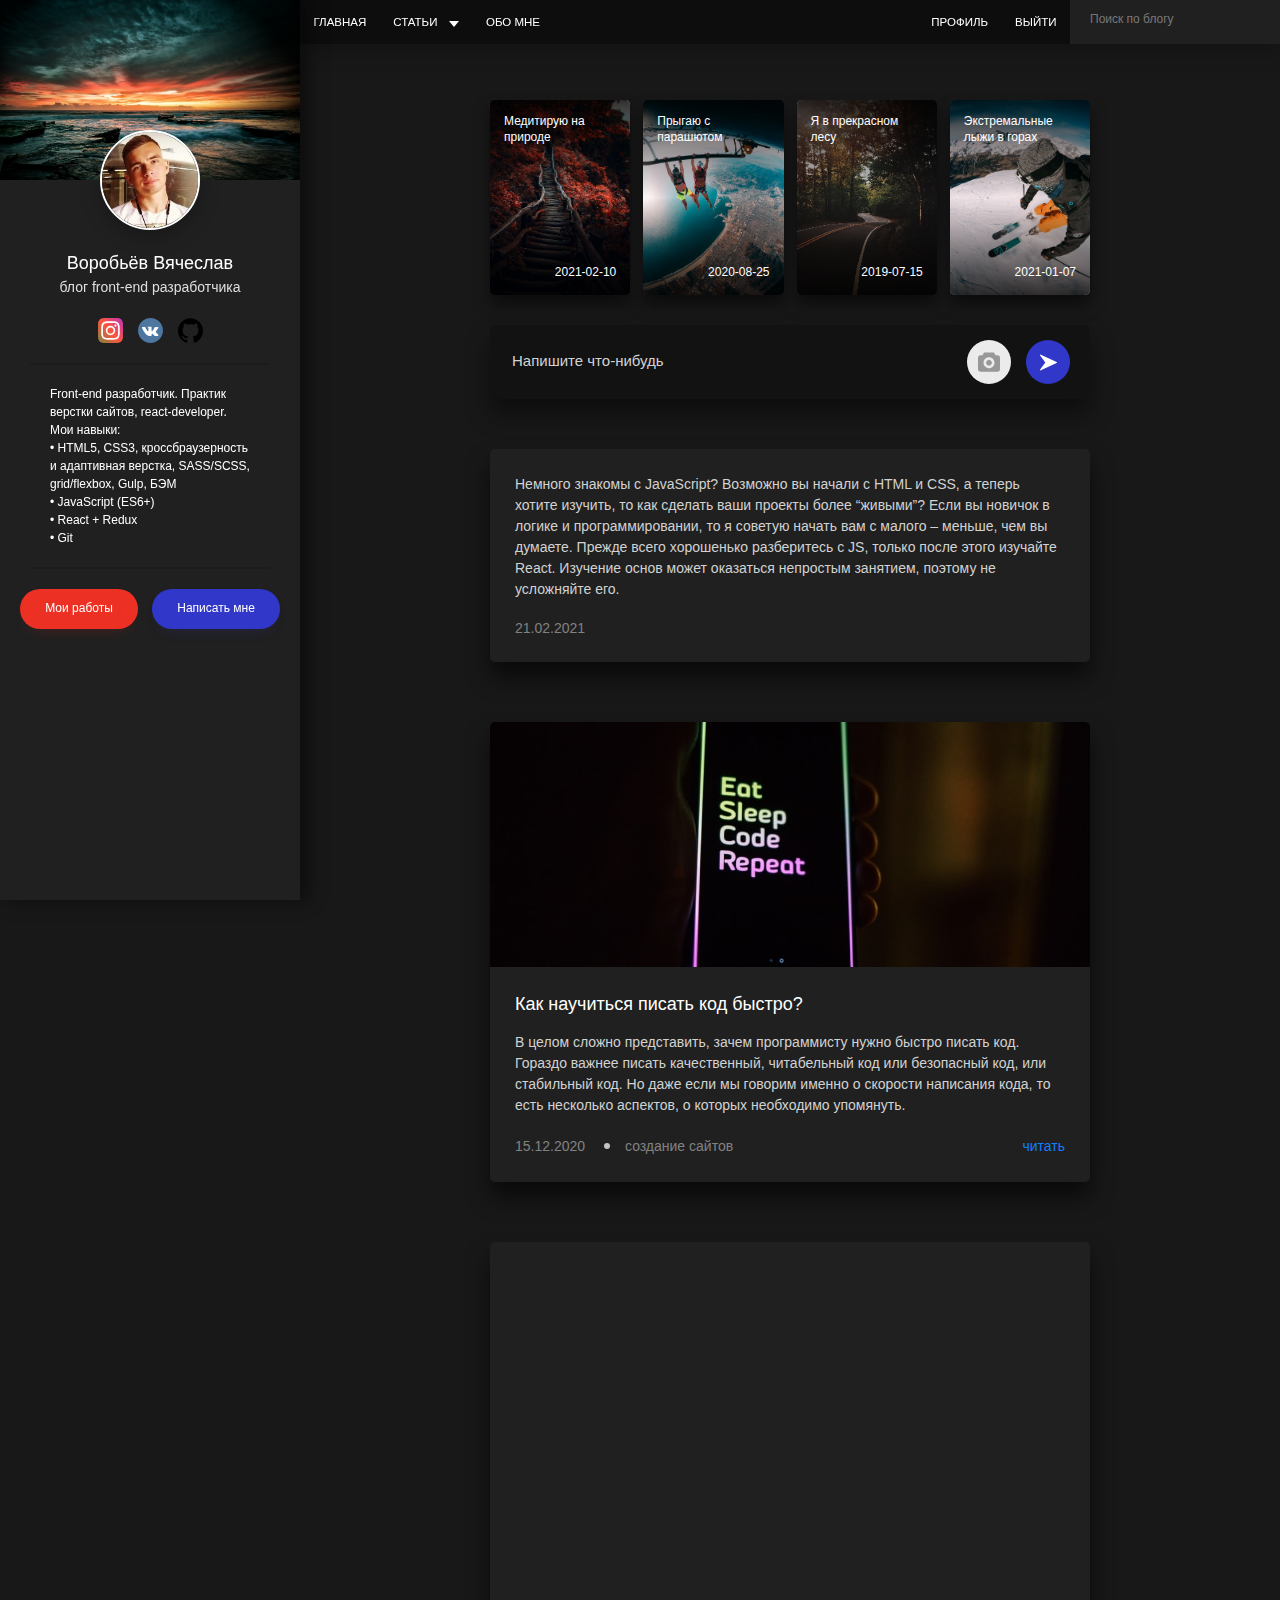
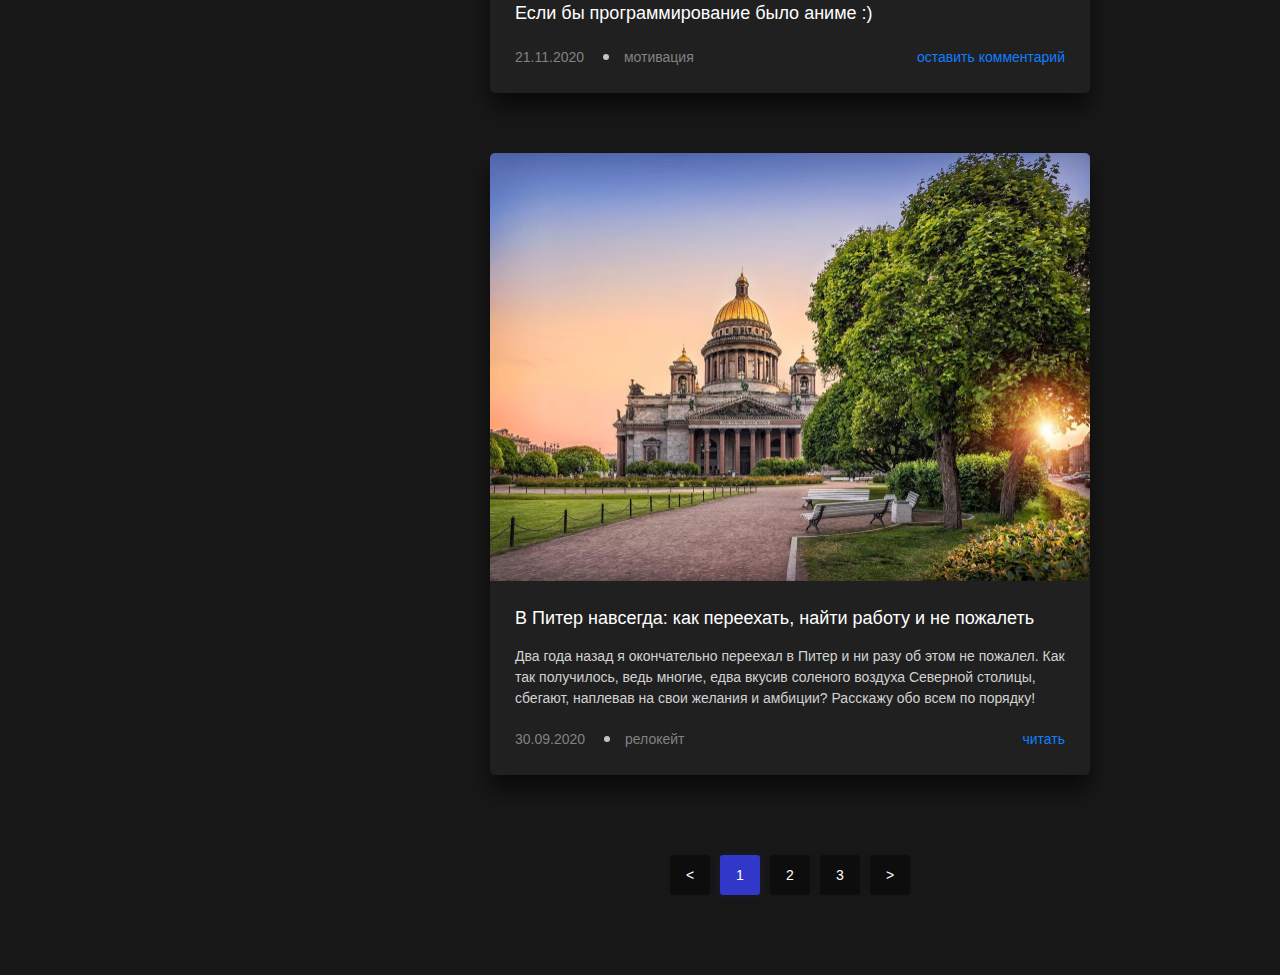
<file: index.html>
<!DOCTYPE html>
<html lang="ru">
<head>
    <meta charset="UTF-8">
    <link rel="stylesheet" href="assets/css/style.min.css">
    
    <!-- Useful meta tags -->
    <meta http-equiv="x-ua-compatible" content="ie=edge">
    <meta name="viewport" content="width=device-width, initial-scale=1, shrink-to-fit=no">
    <meta name="robots" content="index, follow">
    <meta name="google" content="notranslate">
    <meta name="format-detection" content="telephone=no">
    <meta name="description" content="">
    
    <title>Home</title>
</head>
<body>

    <div class="page" id="page">
        <!-- Header -->
        <header class="header">
          <div class="header__left">
            <nav class="nav">
              <ul class="nav__list">
                <li class="nav__item">
                  <a class="nav__link" href="index.html">Главная</a>
                </li>
                <li class="nav__item">
                  <a class="nav__link has-subnav" href="post.html">Статьи</a>
        
                  <ul class="subnav">
                    <li>
                      <a class="subnav__link" href="post.html">Создание сайтов</a>
                    </li>
                    <li>
                      <a class="subnav__link" href="post.html">Юмор</a>
                    </li>
                    <li>
                      <a class="subnav__link" href="post.html">Релокейт</a>
                    </li>
                  </ul>
                </li>
                <li class="nav__item">
                  <a class="nav__link" href="text.html">Обо мне</a>
                </li>
              </ul>
            </nav>
        
            <button class="burger" type="button" id="sidebarToggle">
              <span>Открыть навигацию</span>
            </button>
          </div>
        
          <div class="header__right">
            <nav class="nav">
              <ul class="nav__list">
                <li class="nav__item">
                  <a class="nav__link" href="profile.html">Профиль</a>
                </li>
                <li class="nav__item">
                  <a class="nav__link" href="signup.html">Выйти</a>
                </li>
              </ul>
            </nav>
        
            <form class="search" action="search.html" method="get">
              <input class="search__input" type="text" placeholder="Поиск по блогу" />
            </form>
          </div>
        </header>

        <!-- Sidebar -->
        <aside class="sidebar" id="sidebar">
          <div class="sidebar__header">
            <img src="assets/images/sidebar-header.jpg" alt="" />
          </div>
        
          <div class="sidebar__content">
            <div class="profile">
              <img class="profile__avatar" src="assets/images/sidebar_avatar.jpg" alt="" />
              <div class="profile__header">
                <div class="profile__name">Воробьёв Вячеслав</div>
                <div class="profile__prof">блог front-end разработчика</div>
              </div>
        
              <ul class="social">
                <li class="social__item">
                  <a class="social__link" href="https://instagram.com/_web._.pro.grammer_" target="_blank">
                    <img src="assets/images/instagram.svg" alt="Воробьёв Вячеслав instagram" />
                  </a>
                </li>
                <li class="social__item">
                  <a class="social__link" href="https://vk.com/web_programmer2020" target="_blank">
                    <img src="assets/images/vk.svg" alt="Воробьёв Вячеслав vk" />
                  </a>
                </li>
                <li class="social__item">
                  <a class="social__link" href="https://github.com/desmond333" target="_blank">
                    <img src="assets/images/github.svg" alt="Воробьёв Вячеслав github" />
                  </a>
                </li>
              </ul>
        
              <div class="profile__text">
                <p>
                  Front-end разработчик. Практик верстки сайтов, react-developer. Мои навыки:
                  <br />
                  • HTML5, CSS3, кроссбраузерность и адаптивная верстка, SASS/SCSS, grid/flexbox, Gulp, БЭМ
                  <br />
                  • JavaScript (ES6+)
                  <br />
                  • React + Redux
                  <br />
                  • Git
                </p>
              </div>
            </div>
            <!-- /.profile -->
        
            <nav class="nav nav--mobile">
              <ul class="nav__list">
                <li class="nav__item">
                  <a class="nav__link" href="index.html">Главная</a>
                </li>
                <li class="nav__item">
                  <a class="nav__link has-subnav" href="post.html">Статьи</a>
        
                  <ul class="subnav">
                    <li>
                      <a class="subnav__link" href="post.html">Создание сайтов</a>
                    </li>
                    <li>
                      <a class="subnav__link" href="post.html">Юмор</a>
                    </li>
                    <li>
                      <a class="subnav__link" href="post.html">Релокейт</a>
                    </li>
                  </ul>
                </li>
                <li class="nav__item">
                  <a class="nav__link" href="text.html">Обо мне</a>
                </li>
                <li class="nav__item">
                  <a class="nav__link" href="profile.html">Профиль</a>
                </li>
                <li class="nav__item">
                  <a class="nav__link" href="signup.html">Выйти</a>
                </li>
              </ul>
            </nav>
          </div>
          <!-- /.sidebar__content -->
        
          <div class="sidebar__footer">
            <a class="btn btn--red" href="works.html">Мои работы</a>
            <button class="btn btn--blue" type="button" data-modal="contact-modal">Написать мне</button>
          </div>
        </aside>

        <!-- Main -->
        <main class="main">
            <div class="container">
                
                <!-- Stories -->
                <div class="stories">
                    <div class="stories__item" data-modal="story-modal">
                        <img class="stories__preview" src="assets/images/stories/stories-1.jpg" alt="">
                        <div class="stories__title">Медитирую на природе</div>
                        <time class="stories__date" datetime="2020-09-21 19:21">2021-02-10</time>
                    </div>
                
                    <div class="stories__item" data-modal="story-modal">
                        <img class="stories__preview" src="assets/images/stories/stories-2.jpg" alt="">
                        <div class="stories__title">Прыгаю с парашютом</div>
                        <time class="stories__date" datetime="2020-09-21 19:21">2020-08-25</time>
                    </div>
                
                    <div class="stories__item" data-modal="story-modal">
                        <img class="stories__preview" src="assets/images/stories/stories-3.jpg" alt="">
                        <div class="stories__title">Я в прекрасном лесу</div>
                        <time class="stories__date" datetime="2020-09-21 19:21">2019-07-15</time>
                    </div>
                
                    <div class="stories__item" data-modal="story-modal">
                        <img class="stories__preview" src="assets/images/stories/stories-4.jpg" alt="">
                        <div class="stories__title">Экстремальные лыжи в горах</div>
                        <time class="stories__date" datetime="2020-09-21 19:21">2021-01-07</time>
                    </div>
                </div><!-- /.stories -->
                
                
                
                <!-- Add post -->
                <div class="add-post">
                    <form class="add-post__form" action="/" method="post">
                        <textarea class="add-post__textarea" name="post-text" placeholder="Напишите что-нибудь" data-autoresize></textarea>
                
                        <div class="add-post__form-actions">
                            <label class="add-post__file" for="add-post-file">
                                <input type="file" id="add-post-file">
                            </label>
                            <button class="add-post__send" type="submit">
                                Отправить
                            </button>
                        </div>
                    </form>
                </div>
                
                
                
                <div class="post">
                    <div class="post__content">
                        <p class="post__description">Немного знакомы с JavaScript? Возможно вы начали с HTML и CSS, а теперь хотите изучить, то как сделать ваши проекты более “живыми”? Если вы новичок в логике и программировании, то я советую начать вам с малого – меньше, чем вы думаете. Прежде всего хорошенько разберитесь с JS, только после этого изучайте React. Изучение основ может оказаться непростым занятием, поэтому не усложняйте его.</p>
                    </div>
                
                    <div class="post__footer">
                        <ul class="post__data">
                            <li class="post__data-item">
                                <time datetime="2020-06-21 19:20">21.02.2021</time>
                            </li>
                        </ul>
                    </div>
                </div><!-- /.post -->
                
                
                <article class="post">
                    <div class="post__header  post__header--preview">
                        <a href="post.html">
                            <img class="post__preview" src="assets/images/post-2.jpg" alt="Как писать код быстро и безболезненно?">
                        </a>
                    </div>
                
                    <div class="post__content">
                        <h2 class="post__title">
                            <a href="post.html">Как научиться писать код быстро?</a>
                        </h2>
                        <p class="post__description">В целом сложно представить, зачем программисту нужно быстро писать код. Гораздо важнее писать качественный, читабельный код или безопасный код, или стабильный код. Но даже если мы говорим именно о скорости написания кода, то есть несколько аспектов, о которых необходимо упомянуть.</p>
                    </div>
                
                    <div class="post__footer">
                        <ul class="post__data">
                            <li class="post__data-item">
                                <time datetime="2020-06-21 19:20">15.12.2020</time>
                            </li>
                            <li class="post__data-item">
                                <a href="#">создание сайтов</a>
                            </li>
                        </ul>
                
                        <a class="post__read" href="post.html">читать</a>
                    </div>
                </article><!-- /.post -->
                
                
                
                <article class="post">
                    <div class="post__header">
                        <div class="embed">
                            <iframe src="https://www.youtube.com/embed/watch?v=OTfp2_SwxHk&list=LL&index=9" frameborder="0" allow="accelerometer; autoplay; clipboard-write; encrypted-media; gyroscope; picture-in-picture" allowfullscreen></iframe>
                        </div>
                    </div>
                
                    <div class="post__content">
                        <h2 class="post__title">
                            <a href="https://www.youtube.com/watch?v=OTfp2_SwxHk">Если бы программирование было аниме :)</a>
                        </h2>
                    </div>
                
                    <div class="post__footer">
                        <ul class="post__data">
                            <li class="post__data-item">
                                <time datetime="2020-06-21 19:20">21.11.2020</time>
                            </li>
                            <li class="post__data-item">
                                <a href="#">мотивация</a>
                            </li>
                        </ul>
                
                        <a class="post__read" href="https://www.youtube.com/watch?v=OTfp2_SwxHk">оставить комментарий</a>
                    </div>
                </article><!-- /.post -->
                
                
                
                
                <article class="post">
                    <div class="post__header  post__header--preview">
                        <a href="post.html">
                            <img class="post__preview" src="assets/images/post-3.jpg" alt="Как я сходил на FrontEnd Conf 2021">
                        </a>
                    </div>
                
                    <div class="post__content">
                        <h2 class="post__title">
                            <a href="post.html">В Питер навсегда: как переехать, найти работу и не пожалеть</a>
                        </h2>
                        <p class="post__description">Два года назад я окончательно переехал в Питер и ни разу об этом не пожалел. Как так получилось, ведь многие, едва вкусив соленого воздуха Северной столицы, сбегают, наплевав на свои желания и амбиции? Расскажу обо всем по порядку!</p>
                    </div>
                
                    <div class="post__footer">
                        <ul class="post__data">
                            <li class="post__data-item">
                                <time datetime="2020-06-21 19:20">30.09.2020</time>
                            </li>
                            <li class="post__data-item">
                                <a href="#">релокейт</a>
                            </li>
                        </ul>
                
                        <a class="post__read" href="post.html">читать</a>
                    </div>
                </article><!-- /.post -->
                
                
                <!-- Pagination -->
                <ul class="pagination">
                    <li class="pagination__item">
                        <a class="pagination__link" href="#">&lt;</a>
                    </li>
                    <li class="pagination__item">
                        <a class="pagination__link  active" href="#">1</a>
                    </li>
                    <li class="pagination__item">
                        <a class="pagination__link" href="#">2</a>
                    </li>
                    <li class="pagination__item">
                        <a class="pagination__link" href="#">3</a>
                    </li>
                    <li class="pagination__item">
                        <a class="pagination__link" href="#">&gt;</a>
                    </li>
                </ul
                
                
                
            </div>
        </main>
    </div>


    <div class="modal" id="story-modal">
      <div class="modal__content modal__content--story">
        <video
          class="modal__video"
          src=""
          poster="assets/images/stories/stories-video-modal.jpg"
        ></video>
      </div>
    </div>
    <div class="modal" id="contact-modal">
        <div class="modal__content  modal__content--contact">
            <button class="modal__close" type="button">
                <img src="assets/images/close.svg" alt="Закрыть">
            </button>
    
            <form class="form" action="/" method="post">
                <div class="form__group  form__group--md">
                    <input class="form__control" type="text" placeholder="Ваше имя">
                    <span class="form__line"></span>
                </div>
    
                <div class="form__group  form__group--md">
                    <input class="form__control" type="email" placeholder="Ваш e-mail">
                    <span class="form__line"></span>
                </div>
    
                <div class="form__group  form__group--md">
                    <textarea class="form__control  form__control--textarea" placeholder="Текст сообщения"></textarea>
                    <span class="form__line"></span>
                </div>
    
                <div class="form__footer">
                    <div class="form__group  form__group--md">
                        <button class="btn  btn--blue  btn--rounded  btn--sm" type="submit">Отправить</button>
                    </div>
                </div>
            </form>
    
            <ul class="modal__footer">
                <li>
                    e-mail: <a href="my_post_office1@mail.ru">my_post_office1@mail.ru</a>
                </li>
                <li>
                    тел: <a href="tel:89029472557">8 902 947 25 57</a>
                </li>
            </ul>
        </div><!-- /.modal__content -->
    </div><!-- /.modal -->
    <div class="modal">
        <div class="modal__content">
            <button class="modal__close" type="button">
                <img src="assets/images/close.svg" alt="Закрыть">
            </button>
    
            <ul class="social">
                <li class="social__item">
                    <a class="social__link" href="#">
                        <img src="assets/images/share/facebook.svg" alt="">
                    </a>
                </li>
    
                <li class="social__item">
                    <a class="social__link" href="#">
                        <img src="assets/images/share/twitter.svg" alt="">
                    </a>
                </li>
    
                <li class="social__item">
                    <a class="social__link" href="#">
                        <img src="assets/images/share/vk.svg" alt="">
                    </a>
                </li>
    
                <li class="social__item">
                    <a class="social__link" href="#">
                        <img src="assets/images/share/copy.svg" alt="">
                    </a>
                </li>
            </ul>
    
        </div><!-- /.modal__content -->
    </div><!-- /.modal -->
    
    

    <!-- JS -->
    <script src="assets/js/app.js"></script>
</body>
</html>
</file>
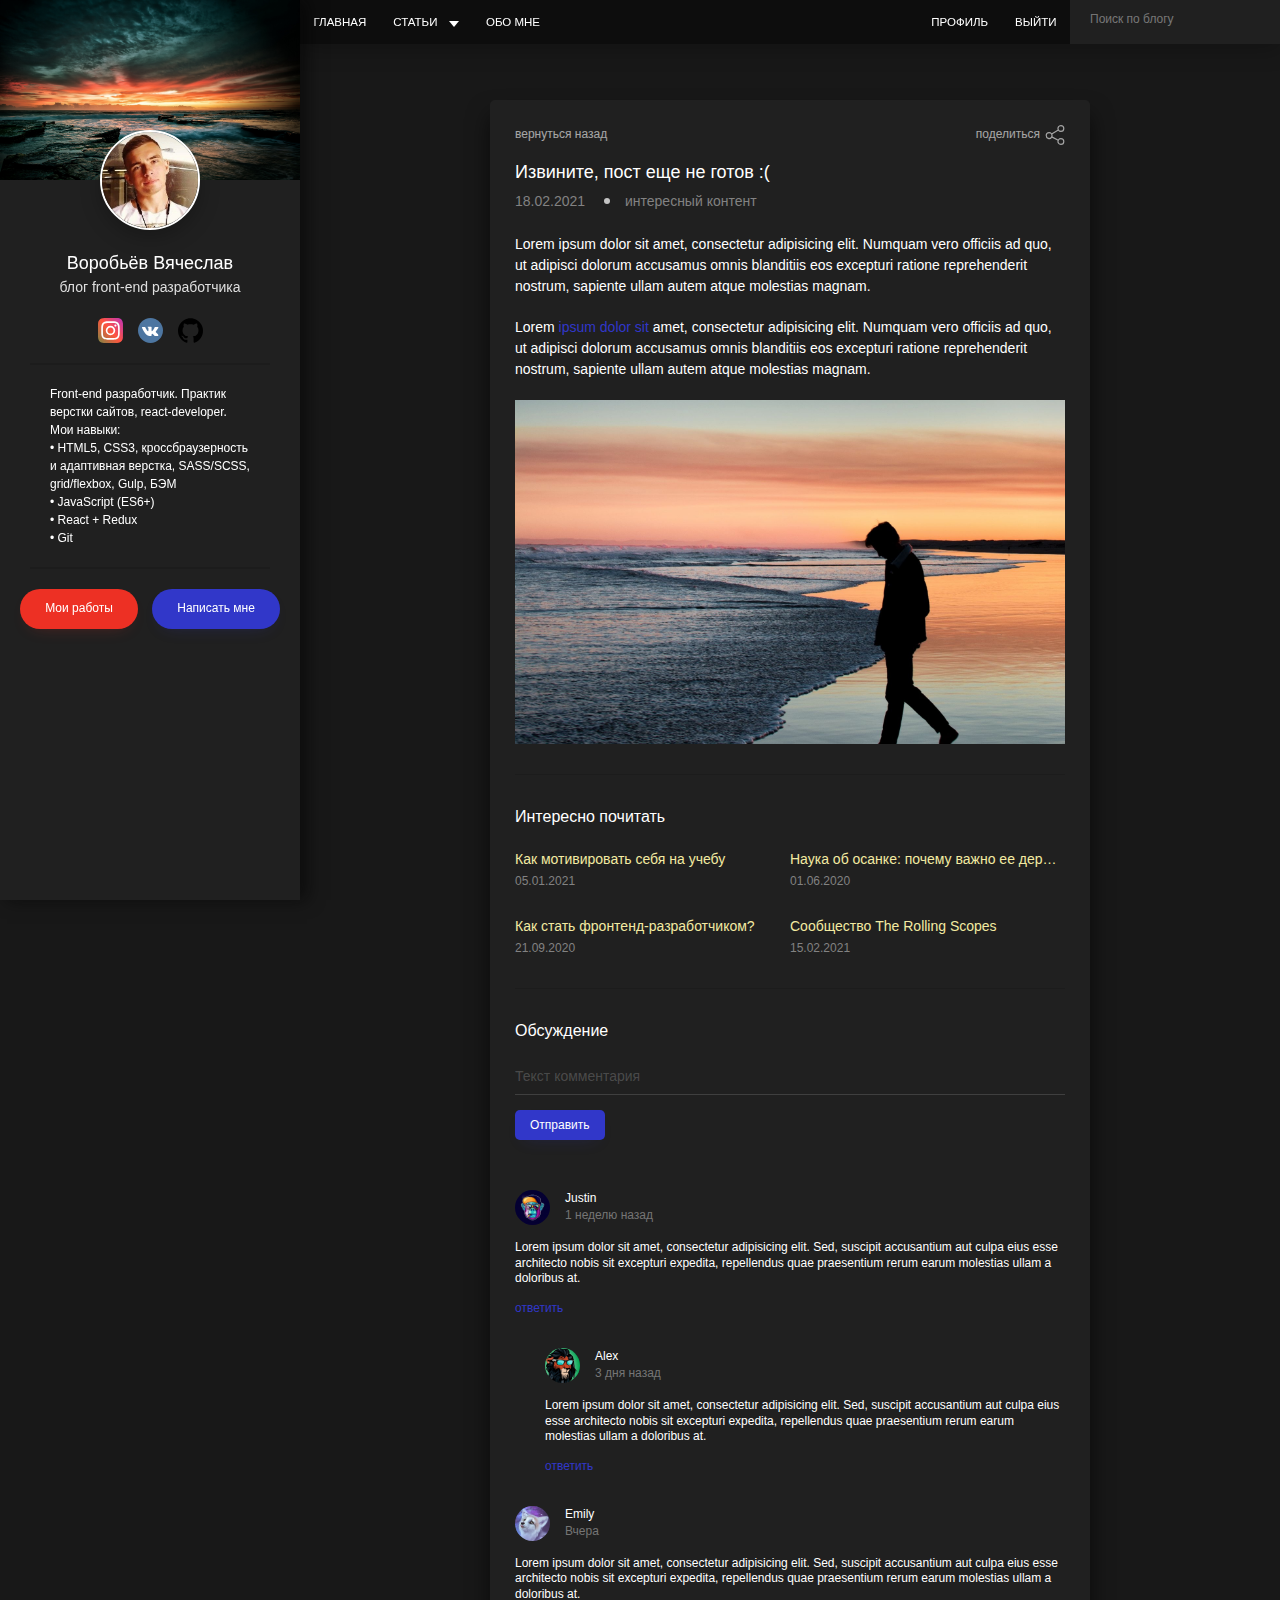
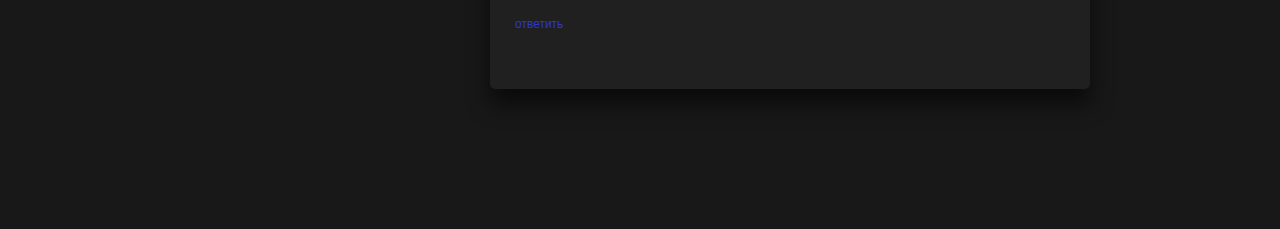
<file: post.html>
<!DOCTYPE html>
<html lang="ru">
<head>
    <meta charset="UTF-8">
    <link rel="stylesheet" href="assets/css/style.min.css">
    
    <!-- Useful meta tags -->
    <meta http-equiv="x-ua-compatible" content="ie=edge">
    <meta name="viewport" content="width=device-width, initial-scale=1, shrink-to-fit=no">
    <meta name="robots" content="index, follow">
    <meta name="google" content="notranslate">
    <meta name="format-detection" content="telephone=no">
    <meta name="description" content="">
    
    <title>Post</title>
</head>
<body>

    <div class="page" id="page">
        <!-- Header -->
        <header class="header">
          <div class="header__left">
            <nav class="nav">
              <ul class="nav__list">
                <li class="nav__item">
                  <a class="nav__link" href="index.html">Главная</a>
                </li>
                <li class="nav__item">
                  <a class="nav__link has-subnav" href="post.html">Статьи</a>
        
                  <ul class="subnav">
                    <li>
                      <a class="subnav__link" href="post.html">Создание сайтов</a>
                    </li>
                    <li>
                      <a class="subnav__link" href="post.html">Юмор</a>
                    </li>
                    <li>
                      <a class="subnav__link" href="post.html">Релокейт</a>
                    </li>
                  </ul>
                </li>
                <li class="nav__item">
                  <a class="nav__link" href="text.html">Обо мне</a>
                </li>
              </ul>
            </nav>
        
            <button class="burger" type="button" id="sidebarToggle">
              <span>Открыть навигацию</span>
            </button>
          </div>
        
          <div class="header__right">
            <nav class="nav">
              <ul class="nav__list">
                <li class="nav__item">
                  <a class="nav__link" href="profile.html">Профиль</a>
                </li>
                <li class="nav__item">
                  <a class="nav__link" href="signup.html">Выйти</a>
                </li>
              </ul>
            </nav>
        
            <form class="search" action="search.html" method="get">
              <input class="search__input" type="text" placeholder="Поиск по блогу" />
            </form>
          </div>
        </header>

        <!-- Sidebar -->
        <aside class="sidebar" id="sidebar">
          <div class="sidebar__header">
            <img src="assets/images/sidebar-header.jpg" alt="" />
          </div>
        
          <div class="sidebar__content">
            <div class="profile">
              <img class="profile__avatar" src="../assets/images/sidebar_avatar.jpg" alt="" />
              <div class="profile__header">
                <div class="profile__name">Воробьёв Вячеслав</div>
                <div class="profile__prof">блог front-end разработчика</div>
              </div>
        
              <ul class="social">
                <li class="social__item">
                  <a class="social__link" href="https://instagram.com/_web._.pro.grammer_" target="_blank">
                    <img src="assets/images/instagram.svg" alt="Воробьёв Вячеслав instagram" />
                  </a>
                </li>
                <li class="social__item">
                  <a class="social__link" href="https://vk.com/web_programmer2020" target="_blank">
                    <img src="assets/images/vk.svg" alt="Воробьёв Вячеслав vk" />
                  </a>
                </li>
                <li class="social__item">
                  <a class="social__link" href="https://github.com/desmond333" target="_blank">
                    <img src="assets/images/github.svg" alt="Воробьёв Вячеслав github" />
                  </a>
                </li>
              </ul>
        
              <div class="profile__text">
                <p>
                  Front-end разработчик. Практик верстки сайтов, react-developer. Мои навыки:
                  <br />
                  • HTML5, CSS3, кроссбраузерность и адаптивная верстка, SASS/SCSS, grid/flexbox, Gulp, БЭМ
                  <br />
                  • JavaScript (ES6+)
                  <br />
                  • React + Redux
                  <br />
                  • Git
                </p>
              </div>
            </div>
            <!-- /.profile -->
        
            <nav class="nav nav--mobile">
              <ul class="nav__list">
                <li class="nav__item">
                  <a class="nav__link" href="index.html">Главная</a>
                </li>
                <li class="nav__item">
                  <a class="nav__link has-subnav" href="#">Статьи</a>
        
                  <ul class="subnav">
                    <li>
                      <a class="subnav__link" href="#">Создание сайтов</a>
                    </li>
                    <li>
                      <a class="subnav__link" href="#">Интернет-маркетинг</a>
                    </li>
                    <li>
                      <a class="subnav__link" href="#">Продвижение видео</a>
                    </li>
                  </ul>
                </li>
                <li class="nav__item">
                  <a class="nav__link" href="text.html">Обо мне</a>
                </li>
                <li class="nav__item">
                  <a class="nav__link" href="text.html">Реклама</a>
                </li>
                <li class="nav__item">
                  <a class="nav__link" href="profile.html">Профиль</a>
                </li>
                <li class="nav__item">
                  <a class="nav__link" href="#">Выйти</a>
                </li>
              </ul>
            </nav>
          </div>
          <!-- /.sidebar__content -->
        
          <div class="sidebar__footer">
            <a class="btn btn--red" href="works.html">Мои работы</a>
            <button class="btn btn--blue" type="button" data-modal="contact-modal">Написать мне</button>
          </div>
        </aside>

        <!-- Main -->
        <main class="main">
            <div class="container">
                
                
                <article class="post">
                    <div class="post__actions">
                        <a href="index.html">вернуться назад</a>
                        <a href="#">
                            поделиться<img class="post__actions-icon" src="assets/images/share.svg" alt="поделиться">
                        </a>
                    </div>
                
                    <div class="post__header  post__header--open">
                        <h1 class="post__title  post__title--open">Извините, пост еще не готов :(</h1>
                        <ul class="post__data">
                            <li class="post__data-item">
                                <time datetime="2020-06-21 19:20">18.02.2021</time>
                            </li>
                            <li class="post__data-item">
                                <a href="#">интересный контент</a>
                            </li>
                        </ul>
                    </div>
                
                    <div class="post__content">
                        <div class="post__text">
                            <p>Lorem ipsum dolor sit amet, consectetur adipisicing elit. Numquam vero officiis ad quo, ut adipisci dolorum accusamus omnis blanditiis eos excepturi ratione reprehenderit nostrum, sapiente ullam autem atque molestias magnam.</p>
                
                            <p>Lorem <a href="#">ipsum dolor sit</a> amet, consectetur adipisicing elit. Numquam vero officiis ad quo, ut adipisci dolorum accusamus omnis blanditiis eos excepturi ratione reprehenderit nostrum, sapiente ullam autem atque molestias magnam.</p>
                
                            <p>
                                <img src="assets/images/image.jpg" alt="">
                            </p>
                        </div><!-- /.post__text -->
                
                        <div class="related">
                            <h3 class="post__subtitle">Интересно почитать</h3>
                
                            <ul class="related__list">
                                <li class="related__list-item">
                                    <h4 class="related__list-title">
                                        <a href="post.html">Как мотивировать себя на учебу</a>
                                    </h4>
                                    <time class="related__list-date" datetime="2020-06-21 19:21">05.01.2021</time>
                                </li>
                                <li class="related__list-item">
                                    <h4 class="related__list-title">
                                        <a href="post.html">Наука об осанке: почему важно ее держать и как</a>
                                    </h4>
                                    <time class="related__list-date" datetime="2020-06-21 19:21">01.06.2020</time>
                                </li>
                                <li class="related__list-item">
                                    <h4 class="related__list-title">
                                        <a href="post.html">Как стать фронтенд-разработчиком?</a>
                                    </h4>
                                    <time class="related__list-date" datetime="2020-06-21 19:21">21.09.2020</time>
                                </li>
                                <li class="related__list-item">
                                    <h4 class="related__list-title">
                                        <a href="post.html">Сообщество The Rolling Scopes</a>
                                    </h4>
                                    <time class="related__list-date" datetime="2020-06-21 19:21">15.02.2021</time>
                                </li>
                            </ul>
                        </div><!-- /.related -->
                
                
                        <h3 class="post__subtitle">Обсуждение</h3>
                
                        <form class="form" action="/" method="post">
                            <div class="form__group">
                                <textarea class="form__control  form__control--textarea" name="comment-text" placeholder="Текст комментария" data-autoresize></textarea>
                                <span class="form__line"></span>
                            </div>
                            <button class="btn  btn--blue  btn--rounded  btn--sm" type="submit">Отправить</button>
                        </form>
                
                        <ul class="comments">
                            <li class="comments__item">
                                <div class="comments__header">
                                    <img class="comments__avatar" src="assets/images/comments_avatar_2.jpg" alt="">
                
                                    <div class="comments__author">
                                        <div class="comments__name">Justin</div>
                                        <time class="comments__pubdate" datetime="2020-12-21 19:21">1 неделю назад</time>
                                    </div>
                                </div>
                
                                <div class="comments__text">Lorem ipsum dolor sit amet, consectetur adipisicing elit. Sed, suscipit accusantium aut culpa eius esse architecto nobis sit excepturi expedita, repellendus quae praesentium rerum earum molestias ullam a doloribus at.</div>
                                <button class="comments__reply" type="button">ответить</button>
                
                                <ul class="comments">
                                    <li class="comments__item">
                                        <div class="comments__header">
                                            <img class="comments__avatar" src="assets/images/comments_avatar.jpg" alt="">
                
                                            <div class="comments__author">
                                                <div class="comments__name">Alex</div>
                                                <time class="comments__pubdate" datetime="2020-12-21 19:21">3 дня назад</time>
                                            </div>
                                        </div>
                
                                        <div class="comments__text">Lorem ipsum dolor sit amet, consectetur adipisicing elit. Sed, suscipit accusantium aut culpa eius esse architecto nobis sit excepturi expedita, repellendus quae praesentium rerum earum molestias ullam a doloribus at.</div>
                                        <button class="comments__reply" type="button">ответить</button>
                                    </li>
                                </ul>
                            </li>
                
                            <li class="comments__item">
                                <div class="comments__header">
                                    <img class="comments__avatar" src="assets/images/comments_avatar_3.jpg" alt="">
                
                                    <div class="comments__author">
                                        <div class="comments__name">Emily</div>
                                        <time class="comments__pubdate" datetime="2020-12-21 19:21">Вчера</time>
                                    </div>
                                </div>
                
                                <div class="comments__text">Lorem ipsum dolor sit amet, consectetur adipisicing elit. Sed, suscipit accusantium aut culpa eius esse architecto nobis sit excepturi expedita, repellendus quae praesentium rerum earum molestias ullam a doloribus at.</div>
                                <button class="comments__reply" type="button">ответить</button>
                            </li>
                        </ul>
                
                    </div><!-- /.post__content -->
                </article><!-- /.post -->
                
            </div>
        </main>
    </div>


    <div class="modal" id="story-modal">
        <div class="modal__content  modal__content--story">
            <video class="modal__video" src="" poster="../assets/images/stories/stories-video-modal.png"></video>
        </div>
    </div>
    <div class="modal" id="contact-modal">
        <div class="modal__content  modal__content--contact">
            <button class="modal__close" type="button">
                <img src="assets/images/close.svg" alt="Закрыть">
            </button>
    
            <form class="form" action="/" method="post">
                <div class="form__group  form__group--md">
                    <input class="form__control" type="text" placeholder="Ваше имя">
                    <span class="form__line"></span>
                </div>
    
                <div class="form__group  form__group--md">
                    <input class="form__control" type="email" placeholder="Ваш e-mail">
                    <span class="form__line"></span>
                </div>
    
                <div class="form__group  form__group--md">
                    <textarea class="form__control  form__control--textarea" placeholder="Текст сообщения"></textarea>
                    <span class="form__line"></span>
                </div>
    
                <div class="form__footer">
                    <div class="form__group  form__group--md">
                        <button class="btn  btn--blue  btn--rounded  btn--sm" type="submit">Отправить</button>
                    </div>
                </div>
            </form>
    
            <ul class="modal__footer">
                <li>
                    e-mail: <a href="my_post_office1@mail.ru">my_post_office1@mail.ru</a>
                </li>
                <li>
                    тел: <a href="tel:89029472557">8 902 947 25 57</a>
                </li>
            </ul>
        </div><!-- /.modal__content -->
    </div><!-- /.modal -->
    <div class="modal">
        <div class="modal__content">
            <button class="modal__close" type="button">
                <img src="assets/images/close.svg" alt="Закрыть">
            </button>
    
            <ul class="social">
                <li class="social__item">
                    <a class="social__link" href="#">
                        <img src="assets/images/share/facebook.svg" alt="">
                    </a>
                </li>
    
                <li class="social__item">
                    <a class="social__link" href="#">
                        <img src="assets/images/share/twitter.svg" alt="">
                    </a>
                </li>
    
                <li class="social__item">
                    <a class="social__link" href="#">
                        <img src="assets/images/share/vk.svg" alt="">
                    </a>
                </li>
    
                <li class="social__item">
                    <a class="social__link" href="#">
                        <img src="assets/images/share/copy.svg" alt="">
                    </a>
                </li>
            </ul>
    
        </div><!-- /.modal__content -->
    </div><!-- /.modal -->
    
    

    <!-- JS -->
    <script src="assets/js/app.js"></script>
</body>
</html>
</file>
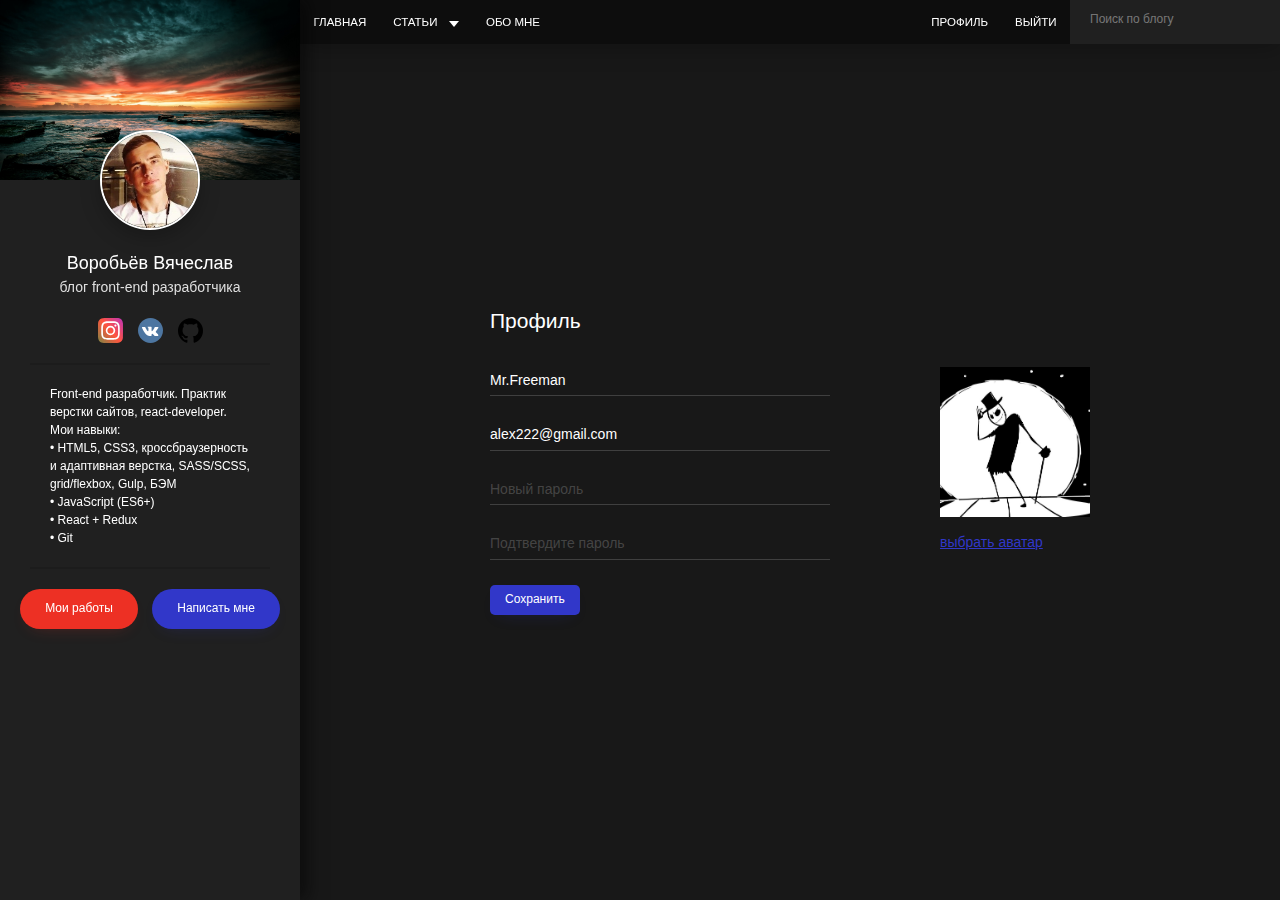
<file: profile.html>
<!DOCTYPE html>
<html lang="ru">
<head>
    <meta charset="UTF-8">
    <link rel="stylesheet" href="assets/css/style.min.css">
    
    <!-- Useful meta tags -->
    <meta http-equiv="x-ua-compatible" content="ie=edge">
    <meta name="viewport" content="width=device-width, initial-scale=1, shrink-to-fit=no">
    <meta name="robots" content="index, follow">
    <meta name="google" content="notranslate">
    <meta name="format-detection" content="telephone=no">
    <meta name="description" content="">
    
    <title>Profile</title>
</head>
<body>

    <div class="page" id="page">
        <!-- Header -->
        <header class="header">
          <div class="header__left">
            <nav class="nav">
              <ul class="nav__list">
                <li class="nav__item">
                  <a class="nav__link" href="index.html">Главная</a>
                </li>
                <li class="nav__item">
                  <a class="nav__link has-subnav" href="post.html">Статьи</a>
        
                  <ul class="subnav">
                    <li>
                      <a class="subnav__link" href="post.html">Создание сайтов</a>
                    </li>
                    <li>
                      <a class="subnav__link" href="post.html">Юмор</a>
                    </li>
                    <li>
                      <a class="subnav__link" href="post.html">Релокейт</a>
                    </li>
                  </ul>
                </li>
                <li class="nav__item">
                  <a class="nav__link" href="text.html">Обо мне</a>
                </li>
              </ul>
            </nav>
        
            <button class="burger" type="button" id="sidebarToggle">
              <span>Открыть навигацию</span>
            </button>
          </div>
        
          <div class="header__right">
            <nav class="nav">
              <ul class="nav__list">
                <li class="nav__item">
                  <a class="nav__link" href="profile.html">Профиль</a>
                </li>
                <li class="nav__item">
                  <a class="nav__link" href="signup.html">Выйти</a>
                </li>
              </ul>
            </nav>
        
            <form class="search" action="search.html" method="get">
              <input class="search__input" type="text" placeholder="Поиск по блогу" />
            </form>
          </div>
        </header>

        <!-- Sidebar -->
        <aside class="sidebar" id="sidebar">
          <div class="sidebar__header">
            <img src="assets/images/sidebar-header.jpg" alt="" />
          </div>
        
          <div class="sidebar__content">
            <div class="profile">
              <img class="profile__avatar" src="../assets/images/sidebar_avatar.jpg" alt="" />
              <div class="profile__header">
                <div class="profile__name">Воробьёв Вячеслав</div>
                <div class="profile__prof">блог front-end разработчика</div>
              </div>
        
              <ul class="social">
                <li class="social__item">
                  <a class="social__link" href="https://instagram.com/_web._.pro.grammer_" target="_blank">
                    <img src="assets/images/instagram.svg" alt="Воробьёв Вячеслав instagram" />
                  </a>
                </li>
                <li class="social__item">
                  <a class="social__link" href="https://vk.com/web_programmer2020" target="_blank">
                    <img src="assets/images/vk.svg" alt="Воробьёв Вячеслав vk" />
                  </a>
                </li>
                <li class="social__item">
                  <a class="social__link" href="https://github.com/desmond333" target="_blank">
                    <img src="assets/images/github.svg" alt="Воробьёв Вячеслав github" />
                  </a>
                </li>
              </ul>
        
              <div class="profile__text">
                <p>
                  Front-end разработчик. Практик верстки сайтов, react-developer. Мои навыки:
                  <br />
                  • HTML5, CSS3, кроссбраузерность и адаптивная верстка, SASS/SCSS, grid/flexbox, Gulp, БЭМ
                  <br />
                  • JavaScript (ES6+)
                  <br />
                  • React + Redux
                  <br />
                  • Git
                </p>
              </div>
            </div>
            <!-- /.profile -->
        
            <nav class="nav nav--mobile">
              <ul class="nav__list">
                <li class="nav__item">
                  <a class="nav__link" href="index.html">Главная</a>
                </li>
                <li class="nav__item">
                  <a class="nav__link has-subnav" href="#">Статьи</a>
        
                  <ul class="subnav">
                    <li>
                      <a class="subnav__link" href="#">Создание сайтов</a>
                    </li>
                    <li>
                      <a class="subnav__link" href="#">Интернет-маркетинг</a>
                    </li>
                    <li>
                      <a class="subnav__link" href="#">Продвижение видео</a>
                    </li>
                  </ul>
                </li>
                <li class="nav__item">
                  <a class="nav__link" href="text.html">Обо мне</a>
                </li>
                <li class="nav__item">
                  <a class="nav__link" href="text.html">Реклама</a>
                </li>
                <li class="nav__item">
                  <a class="nav__link" href="profile.html">Профиль</a>
                </li>
                <li class="nav__item">
                  <a class="nav__link" href="#">Выйти</a>
                </li>
              </ul>
            </nav>
          </div>
          <!-- /.sidebar__content -->
        
          <div class="sidebar__footer">
            <a class="btn btn--red" href="works.html">Мои работы</a>
            <button class="btn btn--blue" type="button" data-modal="contact-modal">Написать мне</button>
          </div>
        </aside>

        <!-- Main -->
        <main class="main">
            <div class="container">
                
                
                <h1 class="page__title">Профиль</h1>
                
                <form class="form" action="/" method="post">
                    <div class="cabinet">
                        <div class="cabinet__form">
                            <div class="form__group  form__group--md">
                                <input class="form__control" type="text" placeholder="Ваше имя" value="Mr.Freeman">
                                <span class="form__line"></span>
                            </div>
                
                            <div class="form__group  form__group--md">
                                <input class="form__control" type="email" placeholder="Ваш e-mail" value="alex222@gmail.com">
                                <span class="form__line"></span>
                            </div>
                
                            <div class="form__group  form__group--md">
                                <input class="form__control" type="password" placeholder="Новый пароль">
                                <span class="form__line"></span>
                            </div>
                
                            <div class="form__group  form__group--md">
                                <input class="form__control" type="password" placeholder="Подтвердите пароль">
                                <span class="form__line"></span>
                            </div>
                        </div>
                
                        <div class="cabinet__avatar">
                            <img src="./assets/images/profile_avatar.jpg" alt="">
                
                            <label class="cabinet__file">
                                <input type="file">
                                выбрать  аватар
                            </label>
                        </div>
                    </div>
                
                    <div class="form__footer">
                        <button class="btn  btn--blue  btn--rounded  btn--sm" type="submit">Сохранить</button>
                    </div>
                </form>
                
            </div>
        </main>
    </div>


    <div class="modal" id="story-modal">
        <div class="modal__content  modal__content--story">
            <video class="modal__video" src="" poster="../assets/images/stories/stories-video-modal.png"></video>
        </div>
    </div>
    <div class="modal" id="contact-modal">
        <div class="modal__content  modal__content--contact">
            <button class="modal__close" type="button">
                <img src="assets/images/close.svg" alt="Закрыть">
            </button>
    
            <form class="form" action="/" method="post">
                <div class="form__group  form__group--md">
                    <input class="form__control" type="text" placeholder="Ваше имя">
                    <span class="form__line"></span>
                </div>
    
                <div class="form__group  form__group--md">
                    <input class="form__control" type="email" placeholder="Ваш e-mail">
                    <span class="form__line"></span>
                </div>
    
                <div class="form__group  form__group--md">
                    <textarea class="form__control  form__control--textarea" placeholder="Текст сообщения"></textarea>
                    <span class="form__line"></span>
                </div>
    
                <div class="form__footer">
                    <div class="form__group  form__group--md">
                        <button class="btn  btn--blue  btn--rounded  btn--sm" type="submit">Отправить</button>
                    </div>
                </div>
            </form>
    
            <ul class="modal__footer">
                <li>
                    e-mail: <a href="my_post_office1@mail.ru">my_post_office1@mail.ru</a>
                </li>
                <li>
                    тел: <a href="tel:89029472557">8 902 947 25 57</a>
                </li>
            </ul>
        </div><!-- /.modal__content -->
    </div><!-- /.modal -->
    <div class="modal">
        <div class="modal__content">
            <button class="modal__close" type="button">
                <img src="assets/images/close.svg" alt="Закрыть">
            </button>
    
            <ul class="social">
                <li class="social__item">
                    <a class="social__link" href="#">
                        <img src="assets/images/share/facebook.svg" alt="">
                    </a>
                </li>
    
                <li class="social__item">
                    <a class="social__link" href="#">
                        <img src="assets/images/share/twitter.svg" alt="">
                    </a>
                </li>
    
                <li class="social__item">
                    <a class="social__link" href="#">
                        <img src="assets/images/share/vk.svg" alt="">
                    </a>
                </li>
    
                <li class="social__item">
                    <a class="social__link" href="#">
                        <img src="assets/images/share/copy.svg" alt="">
                    </a>
                </li>
            </ul>
    
        </div><!-- /.modal__content -->
    </div><!-- /.modal -->
    
    

    <!-- JS -->
    <script src="assets/js/app.js"></script>
</body>
</html>
</file>
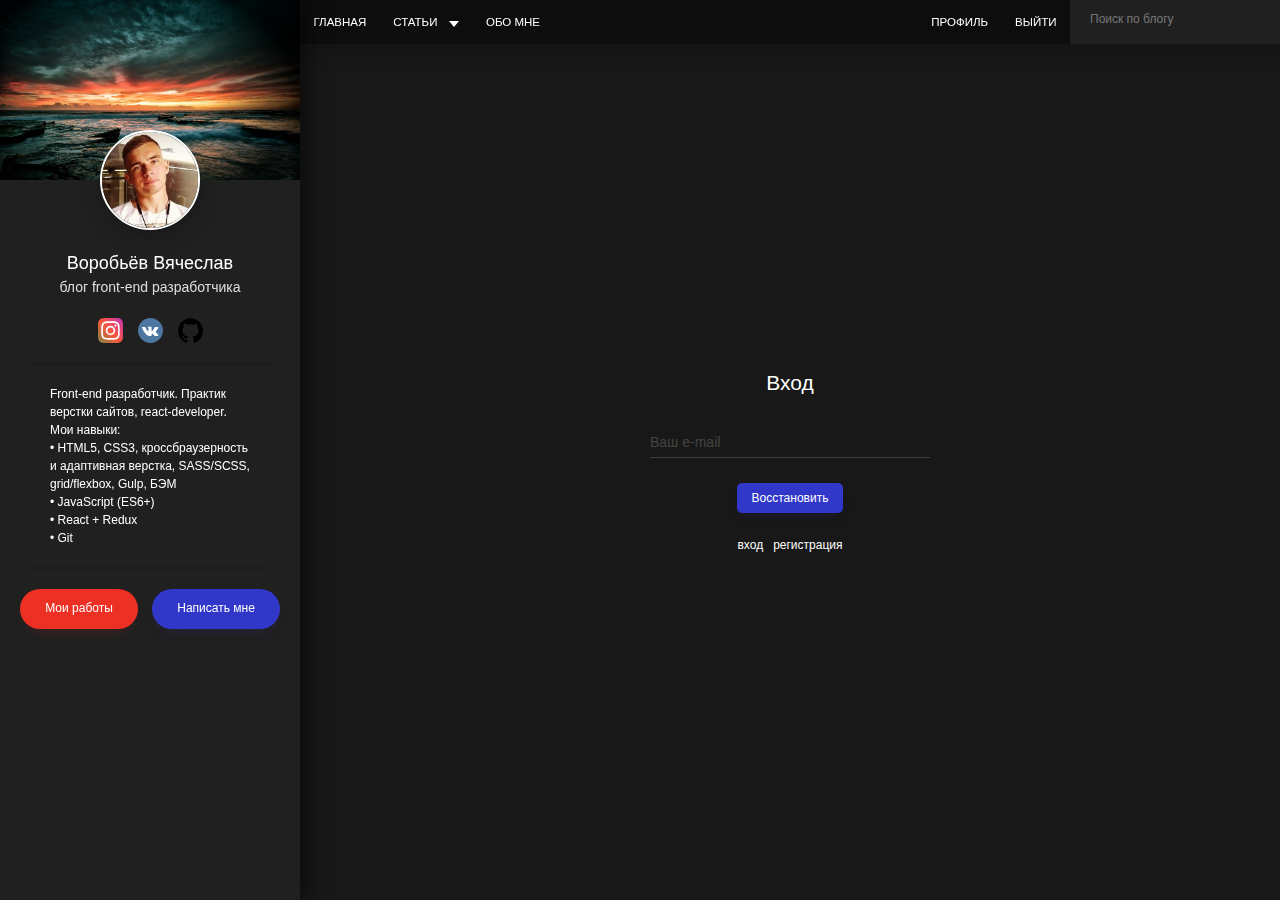
<file: reset.html>
<!DOCTYPE html>
<html lang="ru">
<head>
    <meta charset="UTF-8">
    <link rel="stylesheet" href="assets/css/style.min.css">
    
    <!-- Useful meta tags -->
    <meta http-equiv="x-ua-compatible" content="ie=edge">
    <meta name="viewport" content="width=device-width, initial-scale=1, shrink-to-fit=no">
    <meta name="robots" content="index, follow">
    <meta name="google" content="notranslate">
    <meta name="format-detection" content="telephone=no">
    <meta name="description" content="">
    
    <title>Signin</title>
</head>
<body>

    <div class="page" id="page">
        <!-- Header -->
        <header class="header">
          <div class="header__left">
            <nav class="nav">
              <ul class="nav__list">
                <li class="nav__item">
                  <a class="nav__link" href="index.html">Главная</a>
                </li>
                <li class="nav__item">
                  <a class="nav__link has-subnav" href="post.html">Статьи</a>
        
                  <ul class="subnav">
                    <li>
                      <a class="subnav__link" href="post.html">Создание сайтов</a>
                    </li>
                    <li>
                      <a class="subnav__link" href="post.html">Юмор</a>
                    </li>
                    <li>
                      <a class="subnav__link" href="post.html">Релокейт</a>
                    </li>
                  </ul>
                </li>
                <li class="nav__item">
                  <a class="nav__link" href="text.html">Обо мне</a>
                </li>
              </ul>
            </nav>
        
            <button class="burger" type="button" id="sidebarToggle">
              <span>Открыть навигацию</span>
            </button>
          </div>
        
          <div class="header__right">
            <nav class="nav">
              <ul class="nav__list">
                <li class="nav__item">
                  <a class="nav__link" href="profile.html">Профиль</a>
                </li>
                <li class="nav__item">
                  <a class="nav__link" href="signup.html">Выйти</a>
                </li>
              </ul>
            </nav>
        
            <form class="search" action="search.html" method="get">
              <input class="search__input" type="text" placeholder="Поиск по блогу" />
            </form>
          </div>
        </header>

        <!-- Sidebar -->
        <aside class="sidebar" id="sidebar">
          <div class="sidebar__header">
            <img src="assets/images/sidebar-header.jpg" alt="" />
          </div>
        
          <div class="sidebar__content">
            <div class="profile">
              <img class="profile__avatar" src="assets/images/sidebar_avatar.jpg" alt="" />
              <div class="profile__header">
                <div class="profile__name">Воробьёв Вячеслав</div>
                <div class="profile__prof">блог front-end разработчика</div>
              </div>
        
              <ul class="social">
                <li class="social__item">
                  <a class="social__link" href="https://instagram.com/_web._.pro.grammer_" target="_blank">
                    <img src="assets/images/instagram.svg" alt="Воробьёв Вячеслав instagram" />
                  </a>
                </li>
                <li class="social__item">
                  <a class="social__link" href="https://vk.com/web_programmer2020" target="_blank">
                    <img src="assets/images/vk.svg" alt="Воробьёв Вячеслав vk" />
                  </a>
                </li>
                <li class="social__item">
                  <a class="social__link" href="https://github.com/desmond333" target="_blank">
                    <img src="assets/images/github.svg" alt="Воробьёв Вячеслав github" />
                  </a>
                </li>
              </ul>
        
              <div class="profile__text">
                <p>
                  Front-end разработчик. Практик верстки сайтов, react-developer. Мои навыки:
                  <br />
                  • HTML5, CSS3, кроссбраузерность и адаптивная верстка, SASS/SCSS, grid/flexbox, Gulp, БЭМ
                  <br />
                  • JavaScript (ES6+)
                  <br />
                  • React + Redux
                  <br />
                  • Git
                </p>
              </div>
            </div>
            <!-- /.profile -->
        
            <nav class="nav nav--mobile">
              <ul class="nav__list">
                <li class="nav__item">
                  <a class="nav__link" href="index.html">Главная</a>
                </li>
                <li class="nav__item">
                  <a class="nav__link has-subnav" href="post.html">Статьи</a>
        
                  <ul class="subnav">
                    <li>
                      <a class="subnav__link" href="post.html">Создание сайтов</a>
                    </li>
                    <li>
                      <a class="subnav__link" href="post.html">Юмор</a>
                    </li>
                    <li>
                      <a class="subnav__link" href="post.html">Релокейт</a>
                    </li>
                  </ul>
                </li>
                <li class="nav__item">
                  <a class="nav__link" href="text.html">Обо мне</a>
                </li>
                <li class="nav__item">
                  <a class="nav__link" href="profile.html">Профиль</a>
                </li>
                <li class="nav__item">
                  <a class="nav__link" href="signup.html">Выйти</a>
                </li>
              </ul>
            </nav>
          </div>
          <!-- /.sidebar__content -->
        
          <div class="sidebar__footer">
            <a class="btn btn--red" href="works.html">Мои работы</a>
            <button class="btn btn--blue" type="button" data-modal="contact-modal">Написать мне</button>
          </div>
        </aside>

        <!-- Main -->
        <main class="main">
            <div class="container">
                
                
                <h1 class="page__title  page__title--center">Вход</h1>
                
                
                <form class="form  form--auth" action="/" method="post">
                    <div class="form__group  form__group--md">
                        <input class="form__control" type="email" placeholder="Ваш e-mail">
                        <span class="form__line"></span>
                    </div>
                
                    <div class="form__footer  form__footer--center">
                        <div class="form__group  form__group--md">
                            <button class="btn  btn--blue  btn--rounded  btn--sm" type="submit">Восстановить</button>
                        </div>
                
                        <ul class="form__footer-list">
                            <li>
                                <a href="signin.html">вход</a>
                            </li>
                            <li>
                                <a href="signup.html">регистрация</a>
                            </li>
                        </ul>
                    </div>
                </form>
                
            </div>
        </main>
    </div>


    <div class="modal" id="story-modal">
      <div class="modal__content modal__content--story">
        <video
          class="modal__video"
          src=""
          poster="assets/images/stories/stories-video-modal.jpg"
        ></video>
      </div>
    </div>
    <div class="modal" id="contact-modal">
        <div class="modal__content  modal__content--contact">
            <button class="modal__close" type="button">
                <img src="assets/images/close.svg" alt="Закрыть">
            </button>
    
            <form class="form" action="/" method="post">
                <div class="form__group  form__group--md">
                    <input class="form__control" type="text" placeholder="Ваше имя">
                    <span class="form__line"></span>
                </div>
    
                <div class="form__group  form__group--md">
                    <input class="form__control" type="email" placeholder="Ваш e-mail">
                    <span class="form__line"></span>
                </div>
    
                <div class="form__group  form__group--md">
                    <textarea class="form__control  form__control--textarea" placeholder="Текст сообщения"></textarea>
                    <span class="form__line"></span>
                </div>
    
                <div class="form__footer">
                    <div class="form__group  form__group--md">
                        <button class="btn  btn--blue  btn--rounded  btn--sm" type="submit">Отправить</button>
                    </div>
                </div>
            </form>
    
            <ul class="modal__footer">
                <li>
                    e-mail: <a href="my_post_office1@mail.ru">my_post_office1@mail.ru</a>
                </li>
                <li>
                    тел: <a href="tel:89029472557">8 902 947 25 57</a>
                </li>
            </ul>
        </div><!-- /.modal__content -->
    </div><!-- /.modal -->
    <div class="modal">
        <div class="modal__content">
            <button class="modal__close" type="button">
                <img src="assets/images/close.svg" alt="Закрыть">
            </button>
    
            <ul class="social">
                <li class="social__item">
                    <a class="social__link" href="#">
                        <img src="assets/images/share/facebook.svg" alt="">
                    </a>
                </li>
    
                <li class="social__item">
                    <a class="social__link" href="#">
                        <img src="assets/images/share/twitter.svg" alt="">
                    </a>
                </li>
    
                <li class="social__item">
                    <a class="social__link" href="#">
                        <img src="assets/images/share/vk.svg" alt="">
                    </a>
                </li>
    
                <li class="social__item">
                    <a class="social__link" href="#">
                        <img src="assets/images/share/copy.svg" alt="">
                    </a>
                </li>
            </ul>
    
        </div><!-- /.modal__content -->
    </div><!-- /.modal -->
    
    

    <!-- JS -->
    <script src="assets/js/app.js"></script>
</body>
</html>
</file>
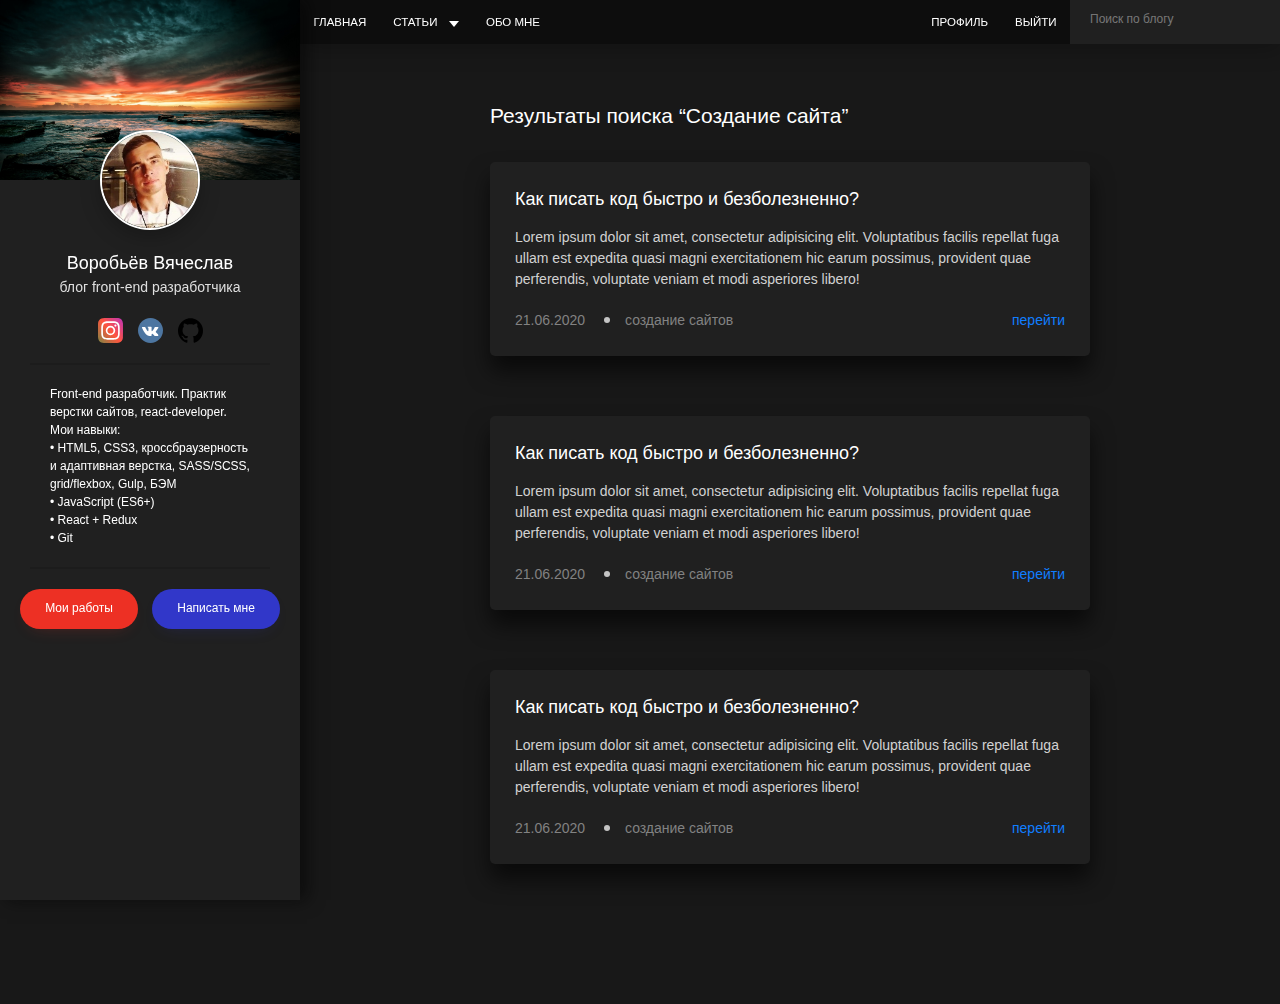
<file: search.html>
<!DOCTYPE html>
<html lang="ru">
<head>
    <meta charset="UTF-8">
    <link rel="stylesheet" href="assets/css/style.min.css">
    
    <!-- Useful meta tags -->
    <meta http-equiv="x-ua-compatible" content="ie=edge">
    <meta name="viewport" content="width=device-width, initial-scale=1, shrink-to-fit=no">
    <meta name="robots" content="index, follow">
    <meta name="google" content="notranslate">
    <meta name="format-detection" content="telephone=no">
    <meta name="description" content="">
    
    <title>Search</title>
</head>
<body>

    <div class="page" id="page">
        <!-- Header -->
        <header class="header">
          <div class="header__left">
            <nav class="nav">
              <ul class="nav__list">
                <li class="nav__item">
                  <a class="nav__link" href="index.html">Главная</a>
                </li>
                <li class="nav__item">
                  <a class="nav__link has-subnav" href="post.html">Статьи</a>
        
                  <ul class="subnav">
                    <li>
                      <a class="subnav__link" href="post.html">Создание сайтов</a>
                    </li>
                    <li>
                      <a class="subnav__link" href="post.html">Юмор</a>
                    </li>
                    <li>
                      <a class="subnav__link" href="post.html">Релокейт</a>
                    </li>
                  </ul>
                </li>
                <li class="nav__item">
                  <a class="nav__link" href="text.html">Обо мне</a>
                </li>
              </ul>
            </nav>
        
            <button class="burger" type="button" id="sidebarToggle">
              <span>Открыть навигацию</span>
            </button>
          </div>
        
          <div class="header__right">
            <nav class="nav">
              <ul class="nav__list">
                <li class="nav__item">
                  <a class="nav__link" href="profile.html">Профиль</a>
                </li>
                <li class="nav__item">
                  <a class="nav__link" href="signup.html">Выйти</a>
                </li>
              </ul>
            </nav>
        
            <form class="search" action="search.html" method="get">
              <input class="search__input" type="text" placeholder="Поиск по блогу" />
            </form>
          </div>
        </header>

        <!-- Sidebar -->
        <aside class="sidebar" id="sidebar">
          <div class="sidebar__header">
            <img src="assets/images/sidebar-header.jpg" alt="" />
          </div>
        
          <div class="sidebar__content">
            <div class="profile">
              <img class="profile__avatar" src="../assets/images/sidebar_avatar.jpg" alt="" />
              <div class="profile__header">
                <div class="profile__name">Воробьёв Вячеслав</div>
                <div class="profile__prof">блог front-end разработчика</div>
              </div>
        
              <ul class="social">
                <li class="social__item">
                  <a class="social__link" href="https://instagram.com/_web._.pro.grammer_" target="_blank">
                    <img src="assets/images/instagram.svg" alt="Воробьёв Вячеслав instagram" />
                  </a>
                </li>
                <li class="social__item">
                  <a class="social__link" href="https://vk.com/web_programmer2020" target="_blank">
                    <img src="assets/images/vk.svg" alt="Воробьёв Вячеслав vk" />
                  </a>
                </li>
                <li class="social__item">
                  <a class="social__link" href="https://github.com/desmond333" target="_blank">
                    <img src="assets/images/github.svg" alt="Воробьёв Вячеслав github" />
                  </a>
                </li>
              </ul>
        
              <div class="profile__text">
                <p>
                  Front-end разработчик. Практик верстки сайтов, react-developer. Мои навыки:
                  <br />
                  • HTML5, CSS3, кроссбраузерность и адаптивная верстка, SASS/SCSS, grid/flexbox, Gulp, БЭМ
                  <br />
                  • JavaScript (ES6+)
                  <br />
                  • React + Redux
                  <br />
                  • Git
                </p>
              </div>
            </div>
            <!-- /.profile -->
        
            <nav class="nav nav--mobile">
              <ul class="nav__list">
                <li class="nav__item">
                  <a class="nav__link" href="index.html">Главная</a>
                </li>
                <li class="nav__item">
                  <a class="nav__link has-subnav" href="#">Статьи</a>
        
                  <ul class="subnav">
                    <li>
                      <a class="subnav__link" href="#">Создание сайтов</a>
                    </li>
                    <li>
                      <a class="subnav__link" href="#">Интернет-маркетинг</a>
                    </li>
                    <li>
                      <a class="subnav__link" href="#">Продвижение видео</a>
                    </li>
                  </ul>
                </li>
                <li class="nav__item">
                  <a class="nav__link" href="text.html">Обо мне</a>
                </li>
                <li class="nav__item">
                  <a class="nav__link" href="text.html">Реклама</a>
                </li>
                <li class="nav__item">
                  <a class="nav__link" href="profile.html">Профиль</a>
                </li>
                <li class="nav__item">
                  <a class="nav__link" href="#">Выйти</a>
                </li>
              </ul>
            </nav>
          </div>
          <!-- /.sidebar__content -->
        
          <div class="sidebar__footer">
            <a class="btn btn--red" href="works.html">Мои работы</a>
            <button class="btn btn--blue" type="button" data-modal="contact-modal">Написать мне</button>
          </div>
        </aside>

        <!-- Main -->
        <main class="main">
            <div class="container">
                
                <h1 class="page__title">Результаты поиска “Создание сайта”</h1>
                
                <article class="post">
                    <div class="post__content">
                        <h2 class="post__title">
                            <a href="post.html">Как писать код быстро и безболезненно?</a>
                        </h2>
                        <p class="post__description">Lorem ipsum dolor sit amet, consectetur adipisicing elit. Voluptatibus facilis repellat fuga ullam est expedita quasi magni exercitationem hic earum possimus, provident quae perferendis, voluptate veniam et modi asperiores libero!</p>
                    </div>
                
                    <div class="post__footer">
                        <ul class="post__data">
                            <li class="post__data-item">
                                <time datetime="2020-06-21 19:20">21.06.2020</time>
                            </li>
                            <li class="post__data-item">
                                <a href="#">создание сайтов</a>
                            </li>
                        </ul>
                
                        <a class="post__read" href="post.html">перейти</a>
                    </div>
                </article><!-- /.post -->
                
                
                
                <article class="post">
                    <div class="post__content">
                        <h2 class="post__title">
                            <a href="post.html">Как писать код быстро и безболезненно?</a>
                        </h2>
                        <p class="post__description">Lorem ipsum dolor sit amet, consectetur adipisicing elit. Voluptatibus facilis repellat fuga ullam est expedita quasi magni exercitationem hic earum possimus, provident quae perferendis, voluptate veniam et modi asperiores libero!</p>
                    </div>
                
                    <div class="post__footer">
                        <ul class="post__data">
                            <li class="post__data-item">
                                <time datetime="2020-06-21 19:20">21.06.2020</time>
                            </li>
                            <li class="post__data-item">
                                <a href="#">создание сайтов</a>
                            </li>
                        </ul>
                
                        <a class="post__read" href="post.html">перейти</a>
                    </div>
                </article><!-- /.post -->
                
                
                <article class="post">
                    <div class="post__content">
                        <h2 class="post__title">
                            <a href="post.html">Как писать код быстро и безболезненно?</a>
                        </h2>
                        <p class="post__description">Lorem ipsum dolor sit amet, consectetur adipisicing elit. Voluptatibus facilis repellat fuga ullam est expedita quasi magni exercitationem hic earum possimus, provident quae perferendis, voluptate veniam et modi asperiores libero!</p>
                    </div>
                
                    <div class="post__footer">
                        <ul class="post__data">
                            <li class="post__data-item">
                                <time datetime="2020-06-21 19:20">21.06.2020</time>
                            </li>
                            <li class="post__data-item">
                                <a href="#">создание сайтов</a>
                            </li>
                        </ul>
                
                        <a class="post__read" href="post.html">перейти</a>
                    </div>
                </article><!-- /.post -->
                
            </div>
        </main>
    </div>


    <div class="modal" id="story-modal">
        <div class="modal__content  modal__content--story">
            <video class="modal__video" src="" poster="../assets/images/stories/stories-video-modal.png"></video>
        </div>
    </div>
    <div class="modal" id="contact-modal">
        <div class="modal__content  modal__content--contact">
            <button class="modal__close" type="button">
                <img src="assets/images/close.svg" alt="Закрыть">
            </button>
    
            <form class="form" action="/" method="post">
                <div class="form__group  form__group--md">
                    <input class="form__control" type="text" placeholder="Ваше имя">
                    <span class="form__line"></span>
                </div>
    
                <div class="form__group  form__group--md">
                    <input class="form__control" type="email" placeholder="Ваш e-mail">
                    <span class="form__line"></span>
                </div>
    
                <div class="form__group  form__group--md">
                    <textarea class="form__control  form__control--textarea" placeholder="Текст сообщения"></textarea>
                    <span class="form__line"></span>
                </div>
    
                <div class="form__footer">
                    <div class="form__group  form__group--md">
                        <button class="btn  btn--blue  btn--rounded  btn--sm" type="submit">Отправить</button>
                    </div>
                </div>
            </form>
    
            <ul class="modal__footer">
                <li>
                    e-mail: <a href="my_post_office1@mail.ru">my_post_office1@mail.ru</a>
                </li>
                <li>
                    тел: <a href="tel:89029472557">8 902 947 25 57</a>
                </li>
            </ul>
        </div><!-- /.modal__content -->
    </div><!-- /.modal -->
    <div class="modal">
        <div class="modal__content">
            <button class="modal__close" type="button">
                <img src="assets/images/close.svg" alt="Закрыть">
            </button>
    
            <ul class="social">
                <li class="social__item">
                    <a class="social__link" href="#">
                        <img src="assets/images/share/facebook.svg" alt="">
                    </a>
                </li>
    
                <li class="social__item">
                    <a class="social__link" href="#">
                        <img src="assets/images/share/twitter.svg" alt="">
                    </a>
                </li>
    
                <li class="social__item">
                    <a class="social__link" href="#">
                        <img src="assets/images/share/vk.svg" alt="">
                    </a>
                </li>
    
                <li class="social__item">
                    <a class="social__link" href="#">
                        <img src="assets/images/share/copy.svg" alt="">
                    </a>
                </li>
            </ul>
    
        </div><!-- /.modal__content -->
    </div><!-- /.modal -->
    
    

    <!-- JS -->
    <script src="assets/js/app.js"></script>
</body>
</html>
</file>
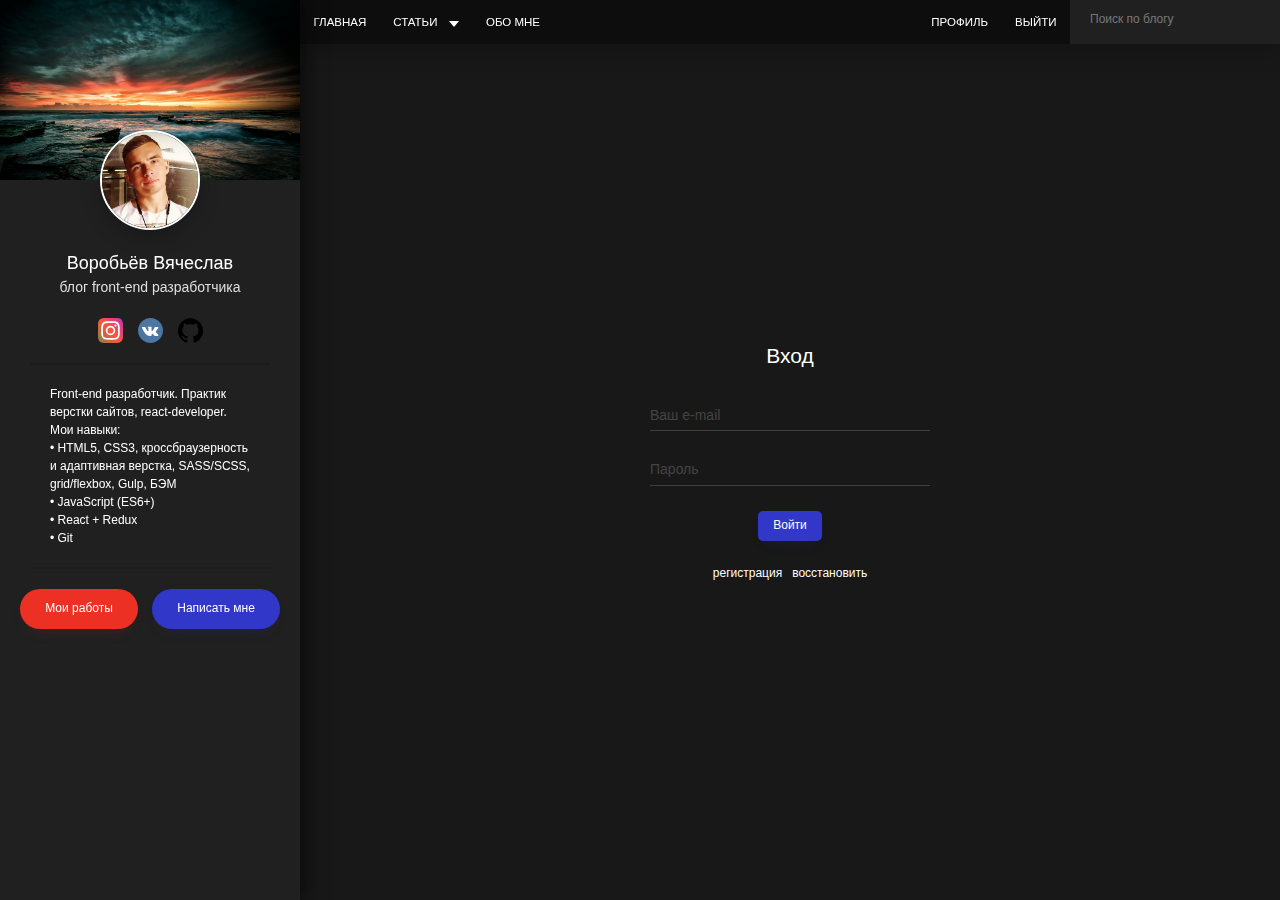
<file: signin.html>
<!DOCTYPE html>
<html lang="ru">
<head>
    <meta charset="UTF-8">
    <link rel="stylesheet" href="assets/css/style.min.css">
    
    <!-- Useful meta tags -->
    <meta http-equiv="x-ua-compatible" content="ie=edge">
    <meta name="viewport" content="width=device-width, initial-scale=1, shrink-to-fit=no">
    <meta name="robots" content="index, follow">
    <meta name="google" content="notranslate">
    <meta name="format-detection" content="telephone=no">
    <meta name="description" content="">
    
    <title>Signin</title>
</head>
<body>

    <div class="page" id="page">
        <!-- Header -->
        <header class="header">
          <div class="header__left">
            <nav class="nav">
              <ul class="nav__list">
                <li class="nav__item">
                  <a class="nav__link" href="index.html">Главная</a>
                </li>
                <li class="nav__item">
                  <a class="nav__link has-subnav" href="post.html">Статьи</a>
        
                  <ul class="subnav">
                    <li>
                      <a class="subnav__link" href="post.html">Создание сайтов</a>
                    </li>
                    <li>
                      <a class="subnav__link" href="post.html">Юмор</a>
                    </li>
                    <li>
                      <a class="subnav__link" href="post.html">Релокейт</a>
                    </li>
                  </ul>
                </li>
                <li class="nav__item">
                  <a class="nav__link" href="text.html">Обо мне</a>
                </li>
              </ul>
            </nav>
        
            <button class="burger" type="button" id="sidebarToggle">
              <span>Открыть навигацию</span>
            </button>
          </div>
        
          <div class="header__right">
            <nav class="nav">
              <ul class="nav__list">
                <li class="nav__item">
                  <a class="nav__link" href="profile.html">Профиль</a>
                </li>
                <li class="nav__item">
                  <a class="nav__link" href="signup.html">Выйти</a>
                </li>
              </ul>
            </nav>
        
            <form class="search" action="search.html" method="get">
              <input class="search__input" type="text" placeholder="Поиск по блогу" />
            </form>
          </div>
        </header>

        <!-- Sidebar -->
        <aside class="sidebar" id="sidebar">
          <div class="sidebar__header">
            <img src="assets/images/sidebar-header.jpg" alt="" />
          </div>
        
          <div class="sidebar__content">
            <div class="profile">
              <img class="profile__avatar" src="../assets/images/sidebar_avatar.jpg" alt="" />
              <div class="profile__header">
                <div class="profile__name">Воробьёв Вячеслав</div>
                <div class="profile__prof">блог front-end разработчика</div>
              </div>
        
              <ul class="social">
                <li class="social__item">
                  <a class="social__link" href="https://instagram.com/_web._.pro.grammer_" target="_blank">
                    <img src="assets/images/instagram.svg" alt="Воробьёв Вячеслав instagram" />
                  </a>
                </li>
                <li class="social__item">
                  <a class="social__link" href="https://vk.com/web_programmer2020" target="_blank">
                    <img src="assets/images/vk.svg" alt="Воробьёв Вячеслав vk" />
                  </a>
                </li>
                <li class="social__item">
                  <a class="social__link" href="https://github.com/desmond333" target="_blank">
                    <img src="assets/images/github.svg" alt="Воробьёв Вячеслав github" />
                  </a>
                </li>
              </ul>
        
              <div class="profile__text">
                <p>
                  Front-end разработчик. Практик верстки сайтов, react-developer. Мои навыки:
                  <br />
                  • HTML5, CSS3, кроссбраузерность и адаптивная верстка, SASS/SCSS, grid/flexbox, Gulp, БЭМ
                  <br />
                  • JavaScript (ES6+)
                  <br />
                  • React + Redux
                  <br />
                  • Git
                </p>
              </div>
            </div>
            <!-- /.profile -->
        
            <nav class="nav nav--mobile">
              <ul class="nav__list">
                <li class="nav__item">
                  <a class="nav__link" href="index.html">Главная</a>
                </li>
                <li class="nav__item">
                  <a class="nav__link has-subnav" href="#">Статьи</a>
        
                  <ul class="subnav">
                    <li>
                      <a class="subnav__link" href="#">Создание сайтов</a>
                    </li>
                    <li>
                      <a class="subnav__link" href="#">Интернет-маркетинг</a>
                    </li>
                    <li>
                      <a class="subnav__link" href="#">Продвижение видео</a>
                    </li>
                  </ul>
                </li>
                <li class="nav__item">
                  <a class="nav__link" href="text.html">Обо мне</a>
                </li>
                <li class="nav__item">
                  <a class="nav__link" href="text.html">Реклама</a>
                </li>
                <li class="nav__item">
                  <a class="nav__link" href="profile.html">Профиль</a>
                </li>
                <li class="nav__item">
                  <a class="nav__link" href="#">Выйти</a>
                </li>
              </ul>
            </nav>
          </div>
          <!-- /.sidebar__content -->
        
          <div class="sidebar__footer">
            <a class="btn btn--red" href="works.html">Мои работы</a>
            <button class="btn btn--blue" type="button" data-modal="contact-modal">Написать мне</button>
          </div>
        </aside>

        <!-- Main -->
        <main class="main">
            <div class="container">
                
                
                <h1 class="page__title  page__title--center">Вход</h1>
                
                
                <form class="form  form--auth" action="/" method="post">
                    <div class="form__group  form__group--md">
                        <input class="form__control" type="email" placeholder="Ваш e-mail">
                        <span class="form__line"></span>
                    </div>
                
                    <div class="form__group  form__group--md">
                        <input class="form__control" type="password" placeholder="Пароль">
                        <span class="form__line"></span>
                    </div>
                
                    <div class="form__footer  form__footer--center">
                        <div class="form__group  form__group--md">
                            <button class="btn  btn--blue  btn--rounded  btn--sm" type="submit">Войти</button>
                        </div>
                
                        <ul class="form__footer-list">
                            <li>
                                <a href="signup.html">регистрация</a>
                            </li>
                            <li>
                                <a href="reset.html">восстановить</a>
                            </li>
                        </ul>
                    </div>
                </form>
                
            </div>
        </main>
    </div>


    <div class="modal" id="story-modal">
        <div class="modal__content  modal__content--story">
            <video class="modal__video" src="" poster="../assets/images/stories/stories-video-modal.png"></video>
        </div>
    </div>
    <div class="modal" id="contact-modal">
        <div class="modal__content  modal__content--contact">
            <button class="modal__close" type="button">
                <img src="assets/images/close.svg" alt="Закрыть">
            </button>
    
            <form class="form" action="/" method="post">
                <div class="form__group  form__group--md">
                    <input class="form__control" type="text" placeholder="Ваше имя">
                    <span class="form__line"></span>
                </div>
    
                <div class="form__group  form__group--md">
                    <input class="form__control" type="email" placeholder="Ваш e-mail">
                    <span class="form__line"></span>
                </div>
    
                <div class="form__group  form__group--md">
                    <textarea class="form__control  form__control--textarea" placeholder="Текст сообщения"></textarea>
                    <span class="form__line"></span>
                </div>
    
                <div class="form__footer">
                    <div class="form__group  form__group--md">
                        <button class="btn  btn--blue  btn--rounded  btn--sm" type="submit">Отправить</button>
                    </div>
                </div>
            </form>
    
            <ul class="modal__footer">
                <li>
                    e-mail: <a href="my_post_office1@mail.ru">my_post_office1@mail.ru</a>
                </li>
                <li>
                    тел: <a href="tel:89029472557">8 902 947 25 57</a>
                </li>
            </ul>
        </div><!-- /.modal__content -->
    </div><!-- /.modal -->
    <div class="modal">
        <div class="modal__content">
            <button class="modal__close" type="button">
                <img src="assets/images/close.svg" alt="Закрыть">
            </button>
    
            <ul class="social">
                <li class="social__item">
                    <a class="social__link" href="#">
                        <img src="assets/images/share/facebook.svg" alt="">
                    </a>
                </li>
    
                <li class="social__item">
                    <a class="social__link" href="#">
                        <img src="assets/images/share/twitter.svg" alt="">
                    </a>
                </li>
    
                <li class="social__item">
                    <a class="social__link" href="#">
                        <img src="assets/images/share/vk.svg" alt="">
                    </a>
                </li>
    
                <li class="social__item">
                    <a class="social__link" href="#">
                        <img src="assets/images/share/copy.svg" alt="">
                    </a>
                </li>
            </ul>
    
        </div><!-- /.modal__content -->
    </div><!-- /.modal -->
    
    

    <!-- JS -->
    <script src="assets/js/app.js"></script>
</body>
</html>
</file>
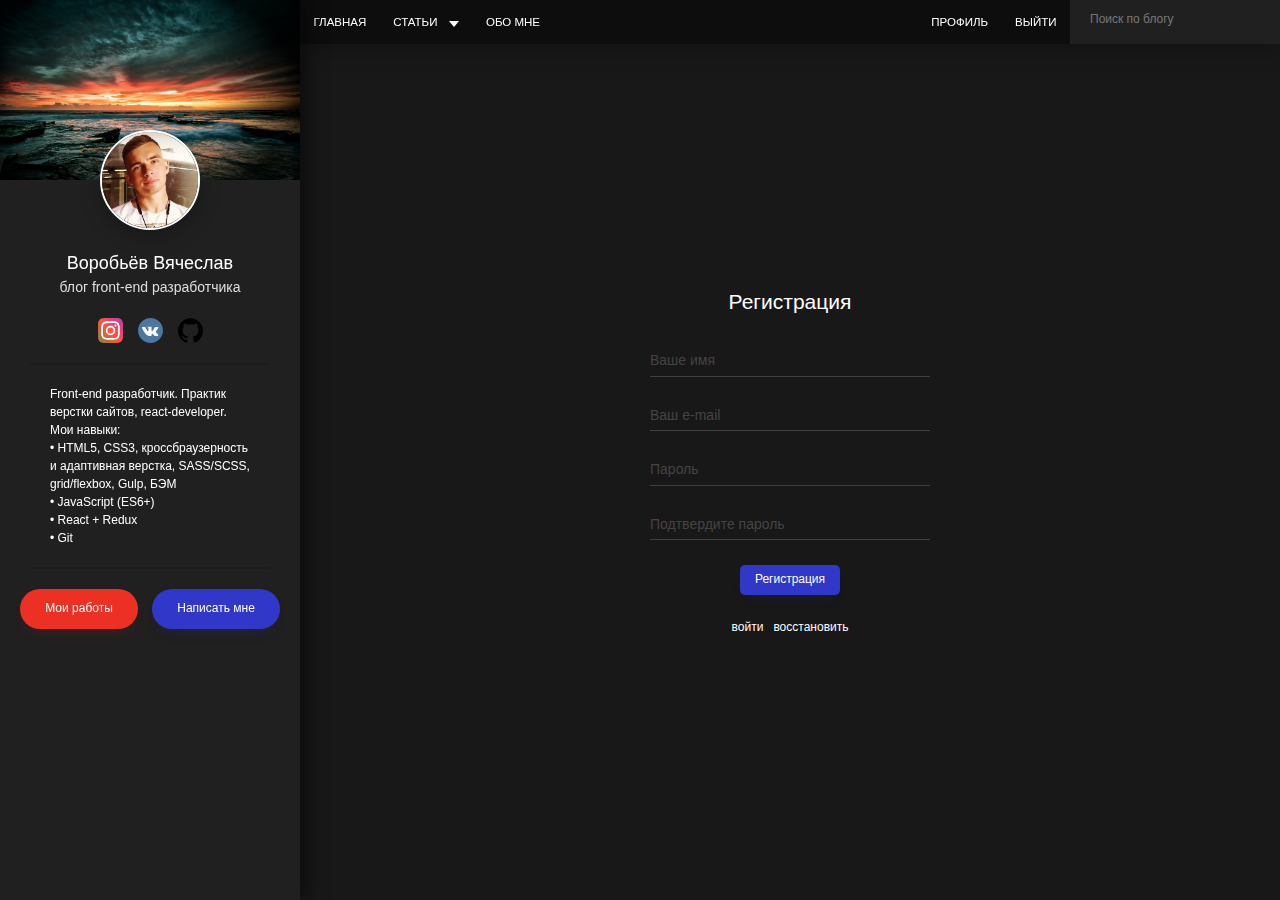
<file: signup.html>
<!DOCTYPE html>
<html lang="ru">
<head>
    <meta charset="UTF-8">
    <link rel="stylesheet" href="assets/css/style.min.css">
    
    <!-- Useful meta tags -->
    <meta http-equiv="x-ua-compatible" content="ie=edge">
    <meta name="viewport" content="width=device-width, initial-scale=1, shrink-to-fit=no">
    <meta name="robots" content="index, follow">
    <meta name="google" content="notranslate">
    <meta name="format-detection" content="telephone=no">
    <meta name="description" content="">
    
    <title>Signup</title>
</head>
<body>

    <div class="page" id="page">
        <!-- Header -->
        <header class="header">
          <div class="header__left">
            <nav class="nav">
              <ul class="nav__list">
                <li class="nav__item">
                  <a class="nav__link" href="index.html">Главная</a>
                </li>
                <li class="nav__item">
                  <a class="nav__link has-subnav" href="post.html">Статьи</a>
        
                  <ul class="subnav">
                    <li>
                      <a class="subnav__link" href="post.html">Создание сайтов</a>
                    </li>
                    <li>
                      <a class="subnav__link" href="post.html">Юмор</a>
                    </li>
                    <li>
                      <a class="subnav__link" href="post.html">Релокейт</a>
                    </li>
                  </ul>
                </li>
                <li class="nav__item">
                  <a class="nav__link" href="text.html">Обо мне</a>
                </li>
              </ul>
            </nav>
        
            <button class="burger" type="button" id="sidebarToggle">
              <span>Открыть навигацию</span>
            </button>
          </div>
        
          <div class="header__right">
            <nav class="nav">
              <ul class="nav__list">
                <li class="nav__item">
                  <a class="nav__link" href="profile.html">Профиль</a>
                </li>
                <li class="nav__item">
                  <a class="nav__link" href="signup.html">Выйти</a>
                </li>
              </ul>
            </nav>
        
            <form class="search" action="search.html" method="get">
              <input class="search__input" type="text" placeholder="Поиск по блогу" />
            </form>
          </div>
        </header>

        <!-- Sidebar -->
        <aside class="sidebar" id="sidebar">
          <div class="sidebar__header">
            <img src="assets/images/sidebar-header.jpg" alt="" />
          </div>
        
          <div class="sidebar__content">
            <div class="profile">
              <img class="profile__avatar" src="assets/images/sidebar_avatar.jpg" alt="" />
              <div class="profile__header">
                <div class="profile__name">Воробьёв Вячеслав</div>
                <div class="profile__prof">блог front-end разработчика</div>
              </div>
        
              <ul class="social">
                <li class="social__item">
                  <a class="social__link" href="https://instagram.com/_web._.pro.grammer_" target="_blank">
                    <img src="assets/images/instagram.svg" alt="Воробьёв Вячеслав instagram" />
                  </a>
                </li>
                <li class="social__item">
                  <a class="social__link" href="https://vk.com/web_programmer2020" target="_blank">
                    <img src="assets/images/vk.svg" alt="Воробьёв Вячеслав vk" />
                  </a>
                </li>
                <li class="social__item">
                  <a class="social__link" href="https://github.com/desmond333" target="_blank">
                    <img src="assets/images/github.svg" alt="Воробьёв Вячеслав github" />
                  </a>
                </li>
              </ul>
        
              <div class="profile__text">
                <p>
                  Front-end разработчик. Практик верстки сайтов, react-developer. Мои навыки:
                  <br />
                  • HTML5, CSS3, кроссбраузерность и адаптивная верстка, SASS/SCSS, grid/flexbox, Gulp, БЭМ
                  <br />
                  • JavaScript (ES6+)
                  <br />
                  • React + Redux
                  <br />
                  • Git
                </p>
              </div>
            </div>
            <!-- /.profile -->
        
            <nav class="nav nav--mobile">
              <ul class="nav__list">
                <li class="nav__item">
                  <a class="nav__link" href="index.html">Главная</a>
                </li>
                <li class="nav__item">
                  <a class="nav__link has-subnav" href="post.html">Статьи</a>
        
                  <ul class="subnav">
                    <li>
                      <a class="subnav__link" href="post.html">Создание сайтов</a>
                    </li>
                    <li>
                      <a class="subnav__link" href="post.html">Юмор</a>
                    </li>
                    <li>
                      <a class="subnav__link" href="post.html">Релокейт</a>
                    </li>
                  </ul>
                </li>
                <li class="nav__item">
                  <a class="nav__link" href="text.html">Обо мне</a>
                </li>
                <li class="nav__item">
                  <a class="nav__link" href="profile.html">Профиль</a>
                </li>
                <li class="nav__item">
                  <a class="nav__link" href="signup.html">Выйти</a>
                </li>
              </ul>
            </nav>
          </div>
          <!-- /.sidebar__content -->
        
          <div class="sidebar__footer">
            <a class="btn btn--red" href="works.html">Мои работы</a>
            <button class="btn btn--blue" type="button" data-modal="contact-modal">Написать мне</button>
          </div>
        </aside>

        <!-- Main -->
        <main class="main">
            <div class="container">
                
                
                <h1 class="page__title  page__title--center">Регистрация</h1>
                
                
                <form class="form  form--auth" action="/" method="post">
                    <div class="form__group  form__group--md">
                        <input class="form__control" type="text" placeholder="Ваше имя">
                        <span class="form__line"></span>
                    </div>
                
                    <div class="form__group  form__group--md">
                        <input class="form__control" type="email" placeholder="Ваш e-mail">
                        <span class="form__line"></span>
                    </div>
                
                    <div class="form__group  form__group--md">
                        <input class="form__control" type="password" placeholder="Пароль">
                        <span class="form__line"></span>
                    </div>
                
                    <div class="form__group  form__group--md">
                        <input class="form__control" type="password" placeholder="Подтвердите пароль">
                        <span class="form__line"></span>
                    </div>
                
                    <div class="form__footer  form__footer--center">
                        <div class="form__group  form__group--md">
                            <button class="btn  btn--blue  btn--rounded  btn--sm" type="submit">Регистрация</button>
                        </div>
                
                        <ul class="form__footer-list">
                            <li>
                                <a href="signin.html">войти</a>
                            </li>
                            <li>
                                <a href="reset.html">восстановить</a>
                            </li>
                        </ul>
                    </div>
                </form>
                
            </div>
        </main>
    </div>


    <div class="modal" id="story-modal">
      <div class="modal__content modal__content--story">
        <video
          class="modal__video"
          src=""
          poster="assets/images/stories/stories-video-modal.jpg"
        ></video>
      </div>
    </div>
    <div class="modal" id="contact-modal">
        <div class="modal__content  modal__content--contact">
            <button class="modal__close" type="button">
                <img src="assets/images/close.svg" alt="Закрыть">
            </button>
    
            <form class="form" action="/" method="post">
                <div class="form__group  form__group--md">
                    <input class="form__control" type="text" placeholder="Ваше имя">
                    <span class="form__line"></span>
                </div>
    
                <div class="form__group  form__group--md">
                    <input class="form__control" type="email" placeholder="Ваш e-mail">
                    <span class="form__line"></span>
                </div>
    
                <div class="form__group  form__group--md">
                    <textarea class="form__control  form__control--textarea" placeholder="Текст сообщения"></textarea>
                    <span class="form__line"></span>
                </div>
    
                <div class="form__footer">
                    <div class="form__group  form__group--md">
                        <button class="btn  btn--blue  btn--rounded  btn--sm" type="submit">Отправить</button>
                    </div>
                </div>
            </form>
    
            <ul class="modal__footer">
                <li>
                    e-mail: <a href="my_post_office1@mail.ru">my_post_office1@mail.ru</a>
                </li>
                <li>
                    тел: <a href="tel:89029472557">8 902 947 25 57</a>
                </li>
            </ul>
        </div><!-- /.modal__content -->
    </div><!-- /.modal -->
    <div class="modal">
        <div class="modal__content">
            <button class="modal__close" type="button">
                <img src="assets/images/close.svg" alt="Закрыть">
            </button>
    
            <ul class="social">
                <li class="social__item">
                    <a class="social__link" href="#">
                        <img src="assets/images/share/facebook.svg" alt="">
                    </a>
                </li>
    
                <li class="social__item">
                    <a class="social__link" href="#">
                        <img src="assets/images/share/twitter.svg" alt="">
                    </a>
                </li>
    
                <li class="social__item">
                    <a class="social__link" href="#">
                        <img src="assets/images/share/vk.svg" alt="">
                    </a>
                </li>
    
                <li class="social__item">
                    <a class="social__link" href="#">
                        <img src="assets/images/share/copy.svg" alt="">
                    </a>
                </li>
            </ul>
    
        </div><!-- /.modal__content -->
    </div><!-- /.modal -->
    
    

    <!-- JS -->
    <script src="assets/js/app.js"></script>
</body>
</html>
</file>
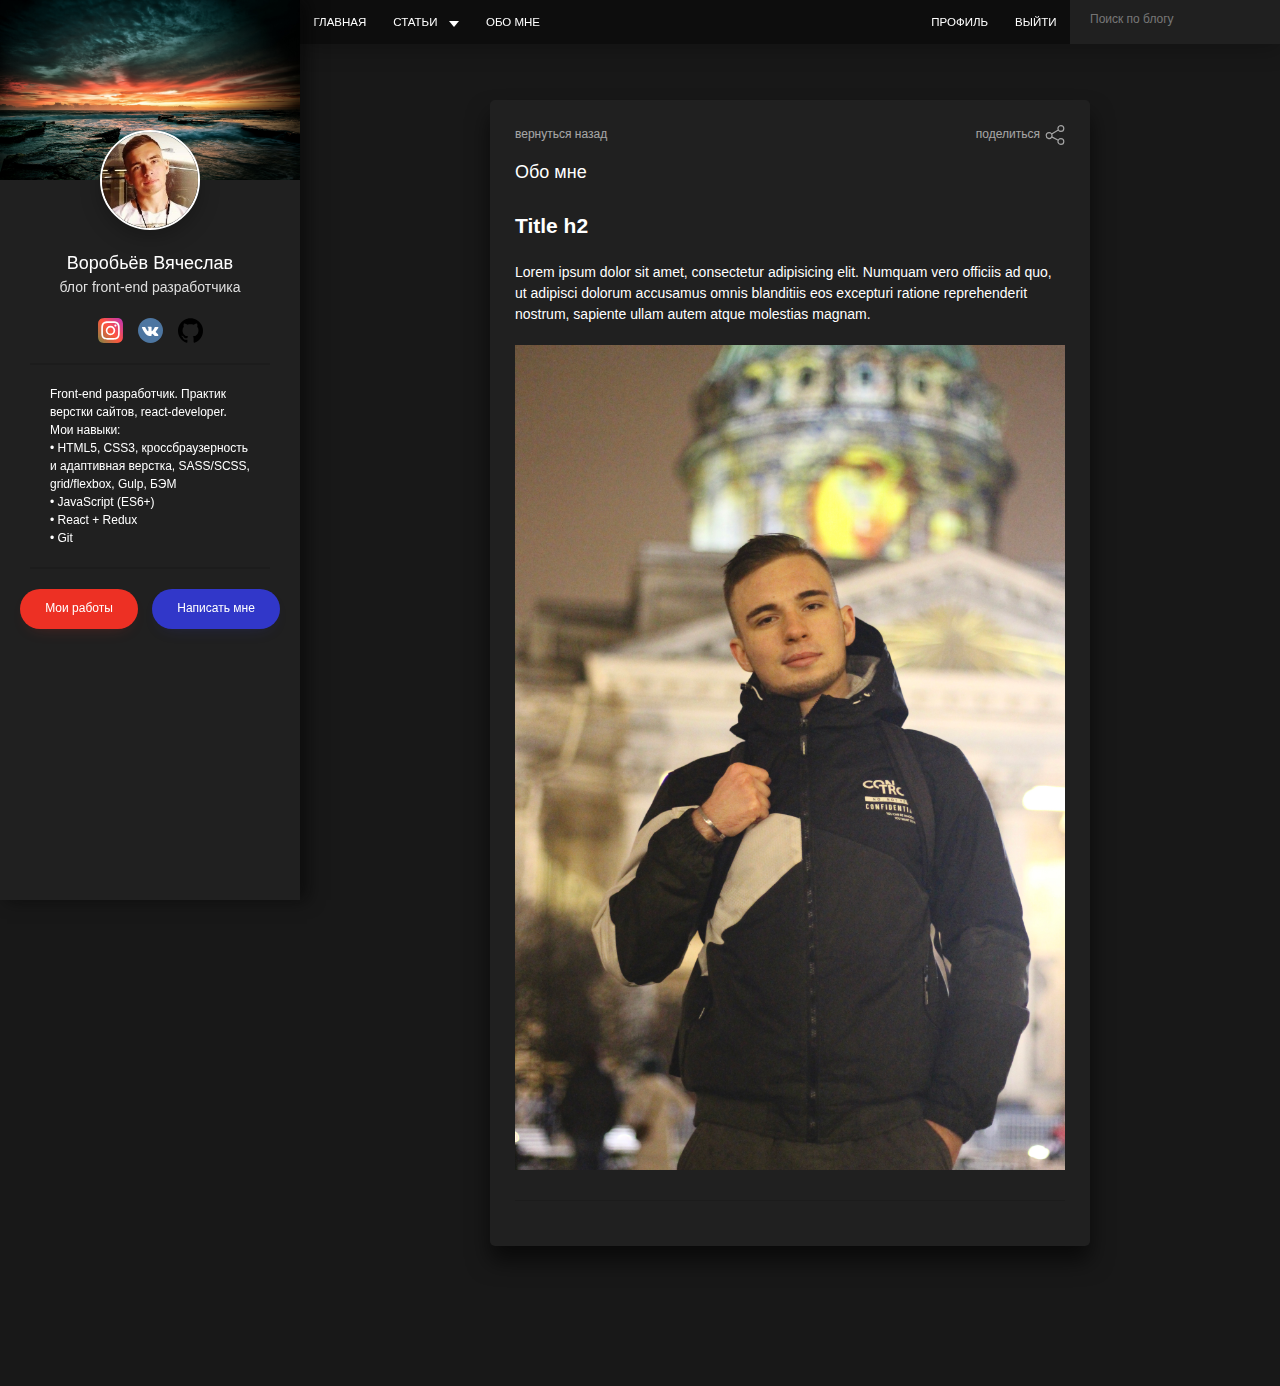
<file: text.html>
<!DOCTYPE html>
<html lang="ru">
<head>
    <meta charset="UTF-8">
    <link rel="stylesheet" href="assets/css/style.min.css">
    
    <!-- Useful meta tags -->
    <meta http-equiv="x-ua-compatible" content="ie=edge">
    <meta name="viewport" content="width=device-width, initial-scale=1, shrink-to-fit=no">
    <meta name="robots" content="index, follow">
    <meta name="google" content="notranslate">
    <meta name="format-detection" content="telephone=no">
    <meta name="description" content="">
    
    <title>Text Page</title>
</head>
<body>

    <div class="page" id="page">
        <!-- Header -->
        <header class="header">
          <div class="header__left">
            <nav class="nav">
              <ul class="nav__list">
                <li class="nav__item">
                  <a class="nav__link" href="index.html">Главная</a>
                </li>
                <li class="nav__item">
                  <a class="nav__link has-subnav" href="post.html">Статьи</a>
        
                  <ul class="subnav">
                    <li>
                      <a class="subnav__link" href="post.html">Создание сайтов</a>
                    </li>
                    <li>
                      <a class="subnav__link" href="post.html">Юмор</a>
                    </li>
                    <li>
                      <a class="subnav__link" href="post.html">Релокейт</a>
                    </li>
                  </ul>
                </li>
                <li class="nav__item">
                  <a class="nav__link" href="text.html">Обо мне</a>
                </li>
              </ul>
            </nav>
        
            <button class="burger" type="button" id="sidebarToggle">
              <span>Открыть навигацию</span>
            </button>
          </div>
        
          <div class="header__right">
            <nav class="nav">
              <ul class="nav__list">
                <li class="nav__item">
                  <a class="nav__link" href="profile.html">Профиль</a>
                </li>
                <li class="nav__item">
                  <a class="nav__link" href="signup.html">Выйти</a>
                </li>
              </ul>
            </nav>
        
            <form class="search" action="search.html" method="get">
              <input class="search__input" type="text" placeholder="Поиск по блогу" />
            </form>
          </div>
        </header>

        <!-- Sidebar -->
        <aside class="sidebar" id="sidebar">
          <div class="sidebar__header">
            <img src="assets/images/sidebar-header.jpg" alt="" />
          </div>
        
          <div class="sidebar__content">
            <div class="profile">
              <img class="profile__avatar" src="assets/images/sidebar_avatar.jpg" alt="" />
              <div class="profile__header">
                <div class="profile__name">Воробьёв Вячеслав</div>
                <div class="profile__prof">блог front-end разработчика</div>
              </div>
        
              <ul class="social">
                <li class="social__item">
                  <a class="social__link" href="https://instagram.com/_web._.pro.grammer_" target="_blank">
                    <img src="assets/images/instagram.svg" alt="Воробьёв Вячеслав instagram" />
                  </a>
                </li>
                <li class="social__item">
                  <a class="social__link" href="https://vk.com/web_programmer2020" target="_blank">
                    <img src="assets/images/vk.svg" alt="Воробьёв Вячеслав vk" />
                  </a>
                </li>
                <li class="social__item">
                  <a class="social__link" href="https://github.com/desmond333" target="_blank">
                    <img src="assets/images/github.svg" alt="Воробьёв Вячеслав github" />
                  </a>
                </li>
              </ul>
        
              <div class="profile__text">
                <p>
                  Front-end разработчик. Практик верстки сайтов, react-developer. Мои навыки:
                  <br />
                  • HTML5, CSS3, кроссбраузерность и адаптивная верстка, SASS/SCSS, grid/flexbox, Gulp, БЭМ
                  <br />
                  • JavaScript (ES6+)
                  <br />
                  • React + Redux
                  <br />
                  • Git
                </p>
              </div>
            </div>
            <!-- /.profile -->
        
            <nav class="nav nav--mobile">
              <ul class="nav__list">
                <li class="nav__item">
                  <a class="nav__link" href="index.html">Главная</a>
                </li>
                <li class="nav__item">
                  <a class="nav__link has-subnav" href="post.html">Статьи</a>
        
                  <ul class="subnav">
                    <li>
                      <a class="subnav__link" href="post.html">Создание сайтов</a>
                    </li>
                    <li>
                      <a class="subnav__link" href="post.html">Юмор</a>
                    </li>
                    <li>
                      <a class="subnav__link" href="post.html">Релокейт</a>
                    </li>
                  </ul>
                </li>
                <li class="nav__item">
                  <a class="nav__link" href="text.html">Обо мне</a>
                </li>
                <li class="nav__item">
                  <a class="nav__link" href="profile.html">Профиль</a>
                </li>
                <li class="nav__item">
                  <a class="nav__link" href="signup.html">Выйти</a>
                </li>
              </ul>
            </nav>
          </div>
          <!-- /.sidebar__content -->
        
          <div class="sidebar__footer">
            <a class="btn btn--red" href="works.html">Мои работы</a>
            <button class="btn btn--blue" type="button" data-modal="contact-modal">Написать мне</button>
          </div>
        </aside>

        <!-- Main -->
        <main class="main">
            <div class="container">
                
                
                <article class="post">
                    <div class="post__actions">
                        <a href="index.html">вернуться назад</a>
                        <a href="#">
                            поделиться<img class="post__actions-icon" src="assets/images/share.svg" alt="поделиться">
                        </a>
                    </div>
                
                    <div class="post__header  post__header--open">
                        <h1 class="post__title  post__title--mb0">Обо мне</h1>
                    </div>
                
                    <div class="post__content">
                        <div class="post__text">
                            <h2>Title h2</h2>
                            <p>Lorem ipsum dolor sit amet, consectetur adipisicing elit. Numquam vero officiis ad quo, ut adipisci dolorum accusamus omnis blanditiis eos excepturi ratione reprehenderit nostrum, sapiente ullam autem atque molestias magnam.</p>
                
                            <p>
                                <img src="assets/images/about.jpg" alt="">
                            </p>
                        </div><!-- /.post__text -->
                    </div><!-- /.post__content -->
                </article><!-- /.post -->
                
            </div>
        </main>
    </div>


    <div class="modal" id="story-modal">
      <div class="modal__content modal__content--story">
        <video
          class="modal__video"
          src=""
          poster="assets/images/stories/stories-video-modal.jpg"
        ></video>
      </div>
    </div>
    <div class="modal" id="contact-modal">
        <div class="modal__content  modal__content--contact">
            <button class="modal__close" type="button">
                <img src="assets/images/close.svg" alt="Закрыть">
            </button>
    
            <form class="form" action="/" method="post">
                <div class="form__group  form__group--md">
                    <input class="form__control" type="text" placeholder="Ваше имя">
                    <span class="form__line"></span>
                </div>
    
                <div class="form__group  form__group--md">
                    <input class="form__control" type="email" placeholder="Ваш e-mail">
                    <span class="form__line"></span>
                </div>
    
                <div class="form__group  form__group--md">
                    <textarea class="form__control  form__control--textarea" placeholder="Текст сообщения"></textarea>
                    <span class="form__line"></span>
                </div>
    
                <div class="form__footer">
                    <div class="form__group  form__group--md">
                        <button class="btn  btn--blue  btn--rounded  btn--sm" type="submit">Отправить</button>
                    </div>
                </div>
            </form>
    
            <ul class="modal__footer">
                <li>
                    e-mail: <a href="my_post_office1@mail.ru">my_post_office1@mail.ru</a>
                </li>
                <li>
                    тел: <a href="tel:89029472557">8 902 947 25 57</a>
                </li>
            </ul>
        </div><!-- /.modal__content -->
    </div><!-- /.modal -->
    <div class="modal">
        <div class="modal__content">
            <button class="modal__close" type="button">
                <img src="assets/images/close.svg" alt="Закрыть">
            </button>
    
            <ul class="social">
                <li class="social__item">
                    <a class="social__link" href="#">
                        <img src="assets/images/share/facebook.svg" alt="">
                    </a>
                </li>
    
                <li class="social__item">
                    <a class="social__link" href="#">
                        <img src="assets/images/share/twitter.svg" alt="">
                    </a>
                </li>
    
                <li class="social__item">
                    <a class="social__link" href="#">
                        <img src="assets/images/share/vk.svg" alt="">
                    </a>
                </li>
    
                <li class="social__item">
                    <a class="social__link" href="#">
                        <img src="assets/images/share/copy.svg" alt="">
                    </a>
                </li>
            </ul>
    
        </div><!-- /.modal__content -->
    </div><!-- /.modal -->
    
    

    <!-- JS -->
    <script src="assets/js/app.js"></script>
</body>
</html>
</file>
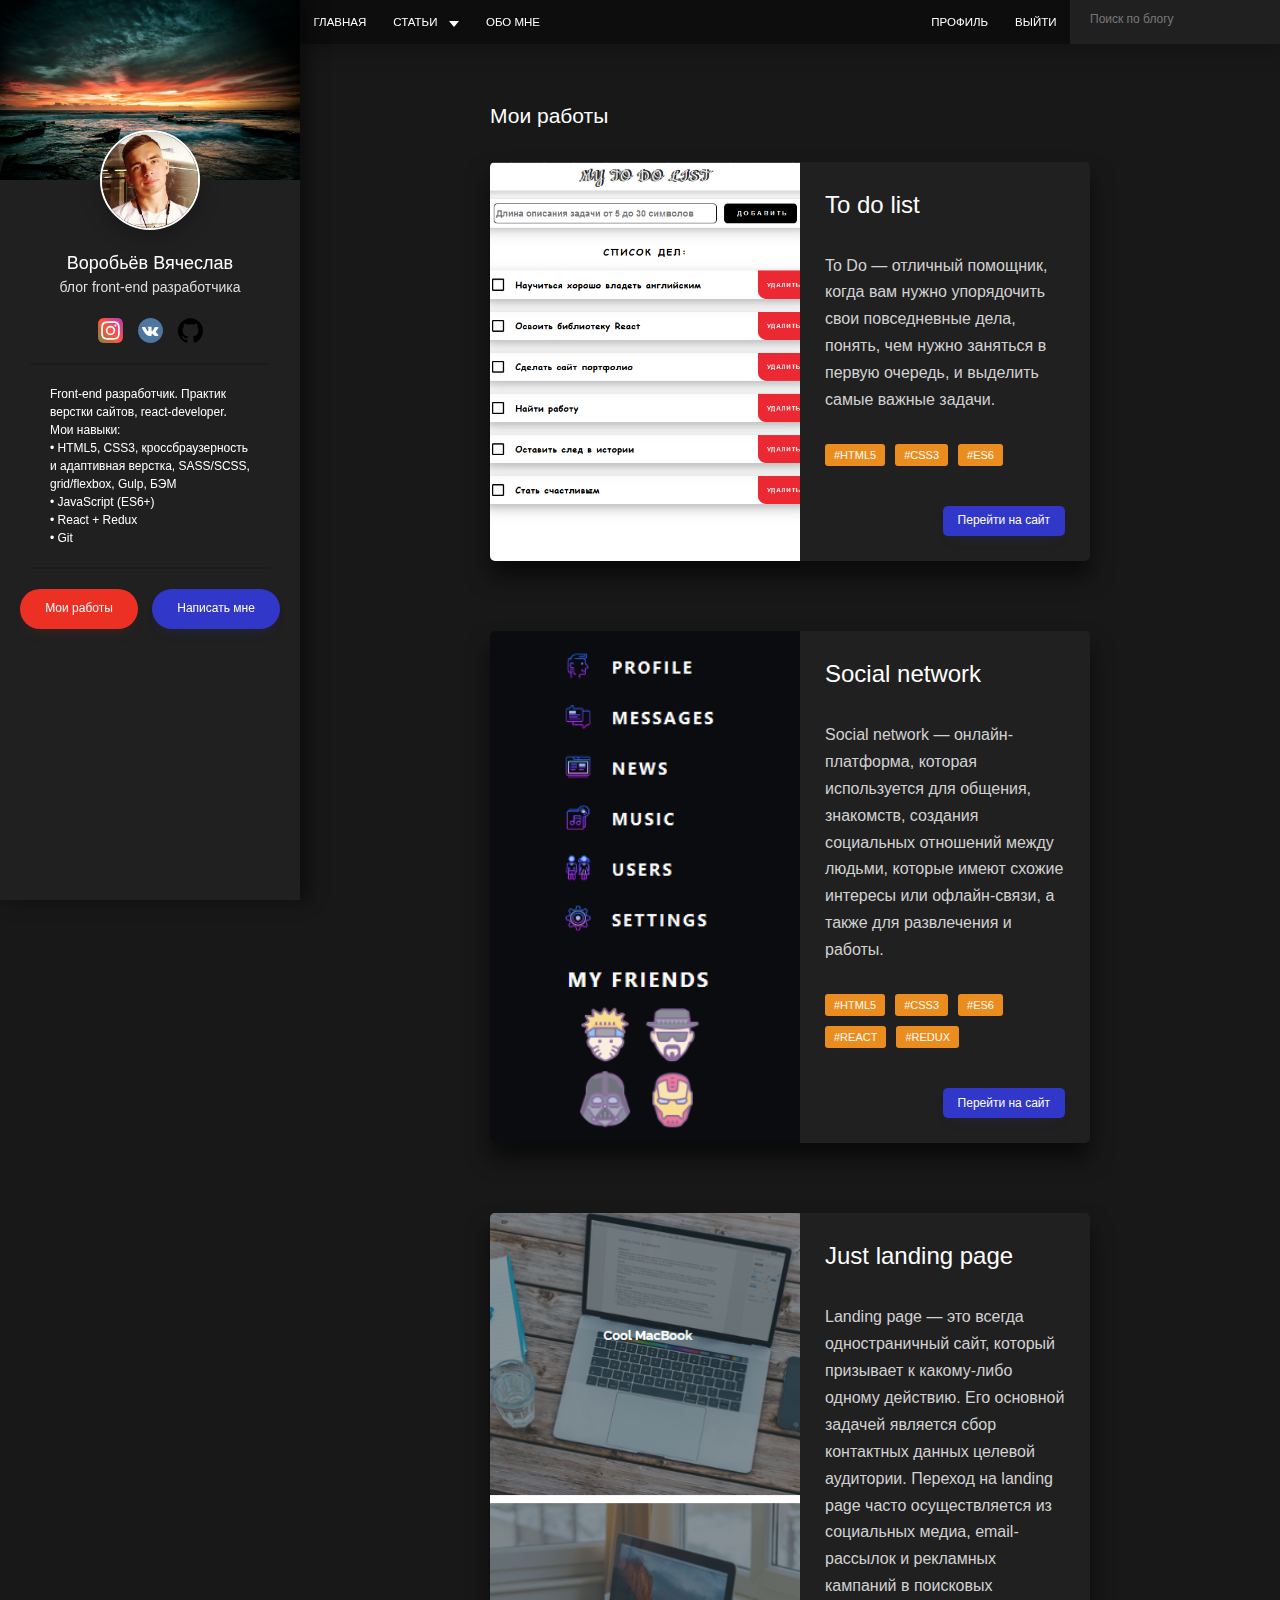
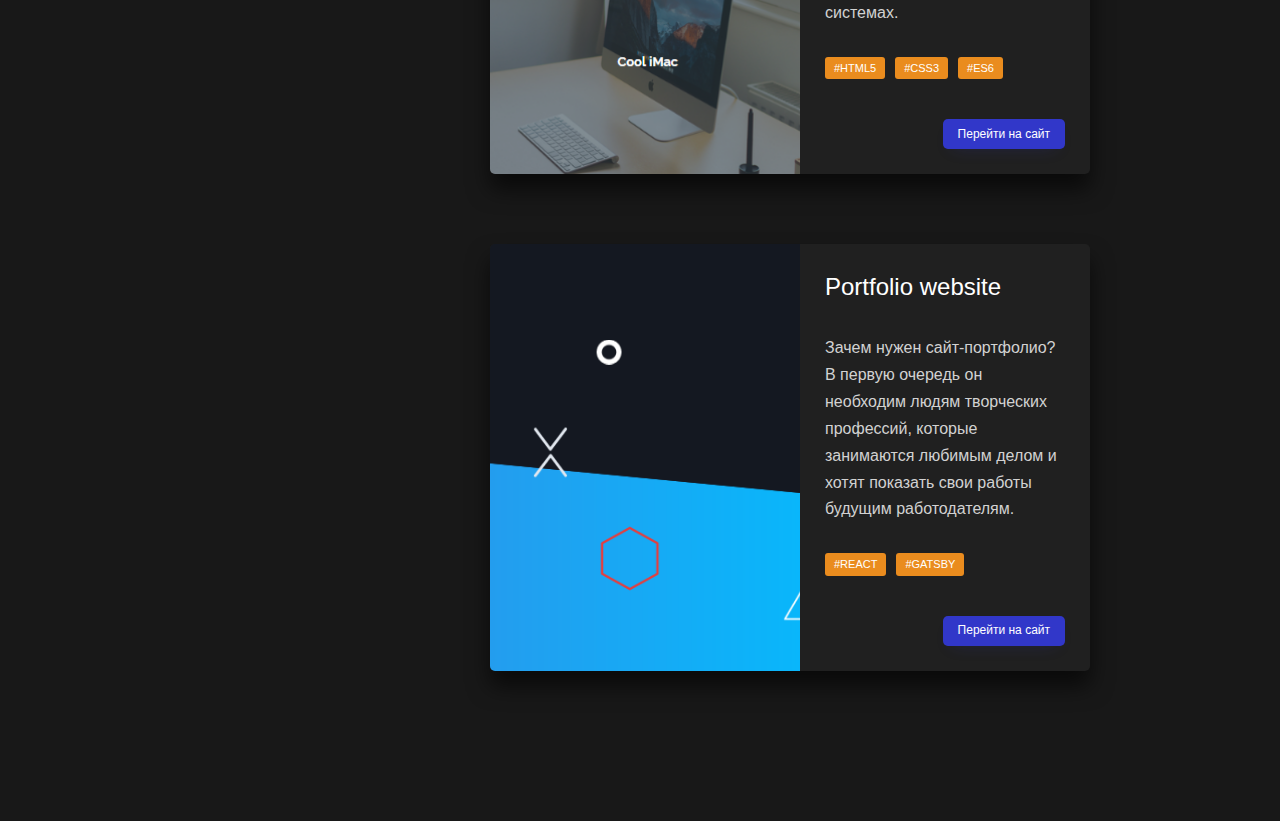
<file: works.html>
<!DOCTYPE html>
<html lang="ru">
<head>
    <meta charset="UTF-8">
    <link rel="stylesheet" href="assets/css/style.min.css">
    
    <!-- Useful meta tags -->
    <meta http-equiv="x-ua-compatible" content="ie=edge">
    <meta name="viewport" content="width=device-width, initial-scale=1, shrink-to-fit=no">
    <meta name="robots" content="index, follow">
    <meta name="google" content="notranslate">
    <meta name="format-detection" content="telephone=no">
    <meta name="description" content="">
    
    <title>Works</title>
</head>
<body>

    <div class="page" id="page">
        <!-- Header -->
        <header class="header">
          <div class="header__left">
            <nav class="nav">
              <ul class="nav__list">
                <li class="nav__item">
                  <a class="nav__link" href="index.html">Главная</a>
                </li>
                <li class="nav__item">
                  <a class="nav__link has-subnav" href="post.html">Статьи</a>
        
                  <ul class="subnav">
                    <li>
                      <a class="subnav__link" href="post.html">Создание сайтов</a>
                    </li>
                    <li>
                      <a class="subnav__link" href="post.html">Юмор</a>
                    </li>
                    <li>
                      <a class="subnav__link" href="post.html">Релокейт</a>
                    </li>
                  </ul>
                </li>
                <li class="nav__item">
                  <a class="nav__link" href="text.html">Обо мне</a>
                </li>
              </ul>
            </nav>
        
            <button class="burger" type="button" id="sidebarToggle">
              <span>Открыть навигацию</span>
            </button>
          </div>
        
          <div class="header__right">
            <nav class="nav">
              <ul class="nav__list">
                <li class="nav__item">
                  <a class="nav__link" href="profile.html">Профиль</a>
                </li>
                <li class="nav__item">
                  <a class="nav__link" href="signup.html">Выйти</a>
                </li>
              </ul>
            </nav>
        
            <form class="search" action="search.html" method="get">
              <input class="search__input" type="text" placeholder="Поиск по блогу" />
            </form>
          </div>
        </header>

        <!-- Sidebar -->
        <aside class="sidebar" id="sidebar">
          <div class="sidebar__header">
            <img src="assets/images/sidebar-header.jpg" alt="" />
          </div>
        
          <div class="sidebar__content">
            <div class="profile">
              <img class="profile__avatar" src="../assets/images/sidebar_avatar.jpg" alt="" />
              <div class="profile__header">
                <div class="profile__name">Воробьёв Вячеслав</div>
                <div class="profile__prof">блог front-end разработчика</div>
              </div>
        
              <ul class="social">
                <li class="social__item">
                  <a class="social__link" href="https://instagram.com/_web._.pro.grammer_" target="_blank">
                    <img src="assets/images/instagram.svg" alt="Воробьёв Вячеслав instagram" />
                  </a>
                </li>
                <li class="social__item">
                  <a class="social__link" href="https://vk.com/web_programmer2020" target="_blank">
                    <img src="assets/images/vk.svg" alt="Воробьёв Вячеслав vk" />
                  </a>
                </li>
                <li class="social__item">
                  <a class="social__link" href="https://github.com/desmond333" target="_blank">
                    <img src="assets/images/github.svg" alt="Воробьёв Вячеслав github" />
                  </a>
                </li>
              </ul>
        
              <div class="profile__text">
                <p>
                  Front-end разработчик. Практик верстки сайтов, react-developer. Мои навыки:
                  <br />
                  • HTML5, CSS3, кроссбраузерность и адаптивная верстка, SASS/SCSS, grid/flexbox, Gulp, БЭМ
                  <br />
                  • JavaScript (ES6+)
                  <br />
                  • React + Redux
                  <br />
                  • Git
                </p>
              </div>
            </div>
            <!-- /.profile -->
        
            <nav class="nav nav--mobile">
              <ul class="nav__list">
                <li class="nav__item">
                  <a class="nav__link" href="index.html">Главная</a>
                </li>
                <li class="nav__item">
                  <a class="nav__link has-subnav" href="#">Статьи</a>
        
                  <ul class="subnav">
                    <li>
                      <a class="subnav__link" href="#">Создание сайтов</a>
                    </li>
                    <li>
                      <a class="subnav__link" href="#">Интернет-маркетинг</a>
                    </li>
                    <li>
                      <a class="subnav__link" href="#">Продвижение видео</a>
                    </li>
                  </ul>
                </li>
                <li class="nav__item">
                  <a class="nav__link" href="text.html">Обо мне</a>
                </li>
                <li class="nav__item">
                  <a class="nav__link" href="text.html">Реклама</a>
                </li>
                <li class="nav__item">
                  <a class="nav__link" href="profile.html">Профиль</a>
                </li>
                <li class="nav__item">
                  <a class="nav__link" href="#">Выйти</a>
                </li>
              </ul>
            </nav>
          </div>
          <!-- /.sidebar__content -->
        
          <div class="sidebar__footer">
            <a class="btn btn--red" href="works.html">Мои работы</a>
            <button class="btn btn--blue" type="button" data-modal="contact-modal">Написать мне</button>
          </div>
        </aside>

        <!-- Main -->
        <main class="main">
            <div class="container">
                
                <h1 class="page__title">Мои работы</h1>
                
                <article class="work">
                  <div class="work__preview">
                    <a
                      href="https://desmond333.github.io/to-do-list-on-native-javascript/"
                      class="work__preview-link"
                      target="_blank"
                    >
                      <div class="work__preview-popup"><img src="./assets/images/works/gotosite.gif" /></div>
                      <picture>
                        <source srcset="assets/images/works/todolist_mobile.png" media="(max-width: 575px)" />
                        <img src="assets/images/works/todolist.png" alt="" />
                      </picture>
                    </a>
                  </div>
                
                  <div class="work__content">
                    <h2 class="work__title">
                      <a href="#" target="_blank">To do list</a>
                    </h2>
                
                    <div class="work__description">
                      <p>
                        To Do — отличный помощник, когда вам нужно упорядочить свои повседневные дела, понять, чем
                        нужно заняться в первую очередь, и выделить самые важные задачи.
                      </p>
                    </div>
                
                    <ul class="tags">
                      <li class="tags__item">#HTML5</li>
                      <li class="tags__item">#CSS3</li>
                      <li class="tags__item">#ES6</li>
                    </ul>
                
                    <div class="work__footer">
                      <a
                        class="btn btn--blue btn--rounded btn--sm"
                        href="https://desmond333.github.io/to-do-list-on-native-javascript/"
                        target="_blank"
                        >Перейти на сайт</a
                      >
                    </div>
                  </div>
                </article>
                <!--work-->
                
                <article class="work">
                  <div class="work__preview">
                    <a href="https://desmond333.github.io/cyber/#/users" class="work__preview-link" target="_blank">
                      <div class="work__preview-popup"><img src="./assets/images/works/gotosite.gif" /></div>
                      <picture>
                        <source srcset="assets/images/works/social_network_mobile.png" media="(max-width: 575px)" />
                        <img src="assets/images/works/social_network.png" alt="" />
                      </picture>
                    </a>
                  </div>
                
                  <div class="work__content">
                    <h2 class="work__title">
                      <a href="#" target="_blank">Social network</a>
                    </h2>
                
                    <div class="work__description">
                      <p>
                        Social network — онлайн-платформа, которая используется для общения, знакомств, создания
                        социальных отношений между людьми, которые имеют схожие интересы или офлайн-связи, а также
                        для развлечения и работы.
                      </p>
                    </div>
                
                    <ul class="tags">
                      <li class="tags__item">#HTML5</li>
                      <li class="tags__item">#CSS3</li>
                      <li class="tags__item">#ES6</li>
                      <li class="tags__item">#REACT</li>
                      <li class="tags__item">#REDUX</li>
                    </ul>
                
                    <div class="work__footer">
                      <a
                        class="btn btn--blue btn--rounded btn--sm"
                        href="https://desmond333.github.io/cyber/#/users"
                        target="_blank"
                        >Перейти на сайт</a
                      >
                    </div>
                  </div>
                </article>
                <!--work-->
                
                <article class="work">
                  <div class="work__preview">
                    <a
                      href="https://desmond333.github.io/i_am_exploring_grid/?name=&name=&name=#"
                      class="work__preview-link"
                      target="_blank"
                    >
                      <div class="work__preview-popup"><img src="./assets/images/works/gotosite.gif" /></div>
                      <picture>
                        <source srcset="assets/images/works/just_landing_mobile.png" media="(max-width: 575px)" />
                        <img src="assets/images/works/just_landing.png" alt="" />
                      </picture>
                    </a>
                  </div>
                
                  <div class="work__content">
                    <h2 class="work__title">
                      <a href="#" target="_blank">Just landing page</a>
                    </h2>
                
                    <div class="work__description">
                      <p>
                        Landing page — это всегда одностраничный сайт, который призывает к какому-либо одному
                        действию. Его основной задачей является сбор контактных данных целевой аудитории. Переход на
                        landing page часто осуществляется из социальных медиа, email-рассылок и рекламных кампаний в
                        поисковых системах.
                      </p>
                    </div>
                
                    <ul class="tags">
                      <li class="tags__item">#HTML5</li>
                      <li class="tags__item">#CSS3</li>
                      <li class="tags__item">#ES6</li>
                    </ul>
                
                    <div class="work__footer">
                      <a
                        class="btn btn--blue btn--rounded btn--sm"
                        href="https://desmond333.github.io/i_am_exploring_grid/?name=&name=&name=#"
                        target="_blank"
                        >Перейти на сайт</a
                      >
                    </div>
                  </div>
                </article>
                <!--work-->
                
                <article class="work">
                  <div class="work__preview">
                    <a href="https://desmond-portfolio.netlify.app/" class="work__preview-link" target="_blank">
                      <div class="work__preview-popup"><img src="./assets/images/works/gotosite.gif" /></div>
                      <picture>
                        <source srcset="assets/images/works/portfolio_website_mobile.png" media="(max-width: 575px)" />
                        <img src="assets/images/works/portfolio_website.png" alt="" />
                      </picture>
                    </a>
                  </div>
                
                  <div class="work__content">
                    <h2 class="work__title">
                      <a href="#" target="_blank">Portfolio website</a>
                    </h2>
                
                    <div class="work__description">
                      <p>
                        Зачем нужен сайт-портфолио? В первую очередь он необходим людям творческих профессий,
                        которые занимаются любимым делом и хотят показать свои работы будущим работодателям.
                      </p>
                    </div>
                
                    <ul class="tags">
                      <li class="tags__item">#REACT</li>
                      <li class="tags__item">#GATSBY</li>
                    </ul>
                
                    <div class="work__footer">
                      <a
                        class="btn btn--blue btn--rounded btn--sm"
                        href="https://desmond-portfolio.netlify.app/"
                        target="_blank"
                        >Перейти на сайт</a
                      >
                    </div>
                  </div>
                </article>
                <!--work-->
                
            </div>
        </main>
    </div>


    <div class="modal" id="story-modal">
        <div class="modal__content  modal__content--story">
            <video class="modal__video" src="" poster="../assets/images/stories/stories-video-modal.png"></video>
        </div>
    </div>
    <div class="modal" id="contact-modal">
        <div class="modal__content  modal__content--contact">
            <button class="modal__close" type="button">
                <img src="assets/images/close.svg" alt="Закрыть">
            </button>
    
            <form class="form" action="/" method="post">
                <div class="form__group  form__group--md">
                    <input class="form__control" type="text" placeholder="Ваше имя">
                    <span class="form__line"></span>
                </div>
    
                <div class="form__group  form__group--md">
                    <input class="form__control" type="email" placeholder="Ваш e-mail">
                    <span class="form__line"></span>
                </div>
    
                <div class="form__group  form__group--md">
                    <textarea class="form__control  form__control--textarea" placeholder="Текст сообщения"></textarea>
                    <span class="form__line"></span>
                </div>
    
                <div class="form__footer">
                    <div class="form__group  form__group--md">
                        <button class="btn  btn--blue  btn--rounded  btn--sm" type="submit">Отправить</button>
                    </div>
                </div>
            </form>
    
            <ul class="modal__footer">
                <li>
                    e-mail: <a href="my_post_office1@mail.ru">my_post_office1@mail.ru</a>
                </li>
                <li>
                    тел: <a href="tel:89029472557">8 902 947 25 57</a>
                </li>
            </ul>
        </div><!-- /.modal__content -->
    </div><!-- /.modal -->
    <div class="modal">
        <div class="modal__content">
            <button class="modal__close" type="button">
                <img src="assets/images/close.svg" alt="Закрыть">
            </button>
    
            <ul class="social">
                <li class="social__item">
                    <a class="social__link" href="#">
                        <img src="assets/images/share/facebook.svg" alt="">
                    </a>
                </li>
    
                <li class="social__item">
                    <a class="social__link" href="#">
                        <img src="assets/images/share/twitter.svg" alt="">
                    </a>
                </li>
    
                <li class="social__item">
                    <a class="social__link" href="#">
                        <img src="assets/images/share/vk.svg" alt="">
                    </a>
                </li>
    
                <li class="social__item">
                    <a class="social__link" href="#">
                        <img src="assets/images/share/copy.svg" alt="">
                    </a>
                </li>
            </ul>
    
        </div><!-- /.modal__content -->
    </div><!-- /.modal -->
    
    

    <!-- JS -->
    <script src="assets/js/app.js"></script>
</body>
</html>
</file>
<file: assets/css/style.min.css>
/* http://meyerweb.com/eric/tools/css/reset/
   v2.0-modified | 20110126
   License: none (public domain)
*/
html, body, div, span, applet, object, iframe,
h1, h2, h3, h4, h5, h6, p, blockquote, pre,
a, abbr, acronym, address, big, cite, code,
del, dfn, em, img, ins, kbd, q, s, samp,
small, strike, strong, sub, sup, tt, var,
b, u, i, center,
dl, dt, dd, ol, ul, li,
fieldset, form, label, legend,
table, caption, tbody, tfoot, thead, tr, th, td,
article, aside, canvas, details, embed,
figure, figcaption, footer, header, hgroup,
menu, nav, output, ruby, section, summary,
time, mark, audio, video {
  margin: 0;
  padding: 0;
  border: 0;
  font-size: 100%;
  font: inherit;
  vertical-align: baseline; }

/* make sure to set some focus styles for accessibility */
:focus {
  outline: 0; }

/* HTML5 display-role reset for older browsers */
article, aside, details, figcaption, figure,
footer, header, hgroup, menu, nav, section {
  display: block; }

body {
  line-height: 1; }

ol, ul {
  list-style: none; }

blockquote, q {
  quotes: none; }

blockquote:before, blockquote:after,
q:before, q:after {
  content: '';
  content: none; }

table {
  border-collapse: collapse;
  border-spacing: 0; }

input[type=search]::-webkit-search-cancel-button,
input[type=search]::-webkit-search-decoration,
input[type=search]::-webkit-search-results-button,
input[type=search]::-webkit-search-results-decoration {
  -webkit-appearance: none;
  -moz-appearance: none; }

input[type=search] {
  -webkit-appearance: none;
  -moz-appearance: none;
  -webkit-box-sizing: content-box;
  -moz-box-sizing: content-box;
  box-sizing: content-box; }

textarea {
  overflow: auto;
  vertical-align: top;
  resize: vertical; }

/**
 * Correct `inline-block` display not defined in IE 6/7/8/9 and Firefox 3.
 */
audio,
canvas,
video {
  display: inline-block;
  *display: inline;
  *zoom: 1;
  max-width: 100%; }

/**
 * Prevent modern browsers from displaying `audio` without controls.
 * Remove excess height in iOS 5 devices.
 */
audio:not([controls]) {
  display: none;
  height: 0; }

/**
 * Address styling not present in IE 7/8/9, Firefox 3, and Safari 4.
 * Known issue: no IE 6 support.
 */
[hidden] {
  display: none; }

/**
 * 1. Correct text resizing oddly in IE 6/7 when body `font-size` is set using
 *    `em` units.
 * 2. Prevent iOS text size adjust after orientation change, without disabling
 *    user zoom.
 */
html {
  font-size: 100%;
  /* 1 */
  -webkit-text-size-adjust: 100%;
  /* 2 */
  -ms-text-size-adjust: 100%;
  /* 2 */ }

/**
 * Address `outline` inconsistency between Chrome and other browsers.
 */
a:focus {
  outline: thin dotted; }

/**
 * Improve readability when focused and also mouse hovered in all browsers.
 */
a:active,
a:hover {
  outline: 0; }

/**
 * 1. Remove border when inside `a` element in IE 6/7/8/9 and Firefox 3.
 * 2. Improve image quality when scaled in IE 7.
 */
img {
  border: 0;
  /* 1 */
  -ms-interpolation-mode: bicubic;
  /* 2 */ }

/**
 * Address margin not present in IE 6/7/8/9, Safari 5, and Opera 11.
 */
figure {
  margin: 0; }

/**
 * Correct margin displayed oddly in IE 6/7.
 */
form {
  margin: 0; }

/**
 * Define consistent border, margin, and padding.
 */
fieldset {
  border: 1px solid #c0c0c0;
  margin: 0 2px;
  padding: 0.35em 0.625em 0.75em; }

/**
 * 1. Correct color not being inherited in IE 6/7/8/9.
 * 2. Correct text not wrapping in Firefox 3.
 * 3. Correct alignment displayed oddly in IE 6/7.
 */
legend {
  border: 0;
  /* 1 */
  padding: 0;
  white-space: normal;
  /* 2 */
  *margin-left: -7px;
  /* 3 */ }

/**
 * 1. Correct font size not being inherited in all browsers.
 * 2. Address margins set differently in IE 6/7, Firefox 3+, Safari 5,
 *    and Chrome.
 * 3. Improve appearance and consistency in all browsers.
 */
button,
input,
select,
textarea {
  font-size: 100%;
  /* 1 */
  margin: 0;
  /* 2 */
  vertical-align: baseline;
  /* 3 */
  *vertical-align: middle;
  /* 3 */ }

/**
 * Address Firefox 3+ setting `line-height` on `input` using `!important` in
 * the UA stylesheet.
 */
button,
input {
  line-height: normal; }

/**
 * Address inconsistent `text-transform` inheritance for `button` and `select`.
 * All other form control elements do not inherit `text-transform` values.
 * Correct `button` style inheritance in Chrome, Safari 5+, and IE 6+.
 * Correct `select` style inheritance in Firefox 4+ and Opera.
 */
button,
select {
  text-transform: none; }

/**
 * 1. Avoid the WebKit bug in Android 4.0.* where (2) destroys native `audio`
 *    and `video` controls.
 * 2. Correct inability to style clickable `input` types in iOS.
 * 3. Improve usability and consistency of cursor style between image-type
 *    `input` and others.
 * 4. Remove inner spacing in IE 7 without affecting normal text inputs.
 *    Known issue: inner spacing remains in IE 6.
 */
button,
html input[type="button"],
input[type="reset"],
input[type="submit"] {
  -webkit-appearance: button;
  /* 2 */
  cursor: pointer;
  /* 3 */
  *overflow: visible;
  /* 4 */ }

/**
 * Re-set default cursor for disabled elements.
 */
button[disabled],
html input[disabled] {
  cursor: default; }

/**
 * 1. Address box sizing set to content-box in IE 8/9.
 * 2. Remove excess padding in IE 8/9.
 * 3. Remove excess padding in IE 7.
 *    Known issue: excess padding remains in IE 6.
 */
input[type="checkbox"],
input[type="radio"] {
  box-sizing: border-box;
  /* 1 */
  padding: 0;
  /* 2 */
  *height: 13px;
  /* 3 */
  *width: 13px;
  /* 3 */ }

/**
 * 1. Address `appearance` set to `searchfield` in Safari 5 and Chrome.
 * 2. Address `box-sizing` set to `border-box` in Safari 5 and Chrome
 *    (include `-moz` to future-proof).
 */
input[type="search"] {
  -webkit-appearance: textfield;
  /* 1 */
  -moz-box-sizing: content-box;
  -webkit-box-sizing: content-box;
  /* 2 */
  box-sizing: content-box; }

/**
 * Remove inner padding and search cancel button in Safari 5 and Chrome
 * on OS X.
 */
input[type="search"]::-webkit-search-cancel-button,
input[type="search"]::-webkit-search-decoration {
  -webkit-appearance: none; }

/**
 * Remove inner padding and border in Firefox 3+.
 */
button::-moz-focus-inner,
input::-moz-focus-inner {
  border: 0;
  padding: 0; }

/**
 * 1. Remove default vertical scrollbar in IE 6/7/8/9.
 * 2. Improve readability and alignment in all browsers.
 */
textarea {
  overflow: auto;
  /* 1 */
  vertical-align: top;
  /* 2 */ }

/**
 * Remove most spacing between table cells.
 */
table {
  border-collapse: collapse;
  border-spacing: 0; }

html,
button,
input,
select,
textarea {
  color: #222; }

::-moz-selection {
  background: #b3d4fc;
  text-shadow: none; }

::selection {
  background: #b3d4fc;
  text-shadow: none; }

img {
  vertical-align: middle; }

fieldset {
  border: 0;
  margin: 0;
  padding: 0; }

textarea {
  resize: vertical; }

.chromeframe {
  margin: 0.2em 0;
  background: #ccc;
  color: #000;
  padding: 0.2em 0; }

html {
  font-size: 62.5%; }

body {
  background-color: #181818;
  font-family: -apple-system, BlinkMacSystemFont, "Segoe UI", Roboto, "Helvetica Neue", Arial, "Noto Sans", sans-serif, "Apple Color Emoji", "Segoe UI Emoji", "Segoe UI Symbol", "Noto Color Emoji";
  font-size: 1.4rem;
  line-height: 1.5;
  color: #fff; }
  body.no-scroll {
    overflow: hidden; }
  @media screen and (max-width: 991px) {
    body.show-sidebar {
      overflow: hidden; } }

*,
*:before,
*:after {
  box-sizing: border-box; }

a {
  text-decoration: none; }
  a:hover {
    text-decoration: underline; }

/* Blocks */
.page {
  display: flex;
  flex-direction: column;
  justify-content: center;
  min-height: 100vh;
  overflow: hidden; }
  @media screen and (max-width: 991px) {
    .show-sidebar .page {
      position: relative; } }

.page__title {
  margin-bottom: 3rem;
  font-size: 2.1rem;
  color: #fff; }
  .page__title--center {
    text-align: center; }

@media screen and (max-width: 991px) {
  .page__mask {
    display: block;
    width: 100%;
    height: 100%;
    background-color: rgba(0, 0, 0, 0.9);
    position: absolute;
    top: 0;
    left: 0;
    z-index: 100; } }

.header {
  display: flex;
  width: calc(100% - 300px);
  background-color: #0d0d0d;
  box-shadow: 0 5px 22px rgba(0, 0, 0, 0.25);
  position: fixed;
  top: 0;
  right: 0;
  z-index: 1000; }
  @media screen and (max-width: 991px) {
    .header {
      width: 100%; } }

.header__left {
  width: 60%; }
  @media screen and (max-width: 991px) {
    .header__left {
      width: 40%; } }

.header__right {
  width: 40%;
  display: flex;
  justify-content: flex-end; }
  @media screen and (max-width: 991px) {
    .header__right {
      width: 60%; } }

.burger {
  display: none;
  width: 3rem;
  height: 2rem;
  padding: 0;
  background: none;
  border: none;
  font-size: 0;
  color: transparent;
  position: absolute;
  top: 50%;
  left: 1.5rem;
  transform: translateY(-50%); }
  .burger:before, .burger:after,
  .burger span {
    display: block;
    width: 100%;
    height: 2px;
    background-color: #fff;
    position: absolute;
    left: 0; }
  .burger:before, .burger:after {
    content: "";
    transition: transform .2s linear; }
  .burger:before {
    top: 0; }
  .burger:after {
    bottom: 0; }
  .burger span {
    top: 50%;
    transform: translateY(-50%);
    transition: opacity .2s linear; }
  .show-sidebar .burger span {
    opacity: 0; }
  .show-sidebar .burger:before, .show-sidebar .burger:after {
    top: 50%; }
  .show-sidebar .burger:before {
    transform: rotate(45deg); }
  .show-sidebar .burger:after {
    transform: rotate(-45deg); }
  @media screen and (max-width: 991px) {
    .burger {
      display: block; } }

.nav--mobile {
  display: none;
  margin: 3rem 0; }

@media screen and (max-width: 991px) {
  .nav {
    display: none; }
    .nav--mobile {
      display: block; } }

.nav__list {
  display: flex; }
  @media screen and (max-width: 991px) {
    .nav__list {
      flex-direction: column; } }

.nav__item {
  position: relative; }
  .nav__item:hover .nav__link {
    background-color: #3137C9;
    text-decoration: none; }
  .nav__item:hover > .subnav {
    display: block; }
  @media screen and (max-width: 991px) {
    .nav__item:hover .nav__link {
      background: none; } }

.nav__link {
  display: block;
  padding: 1.35rem;
  font-size: 1.15rem;
  line-height: 1.5;
  text-transform: uppercase;
  color: #fff;
  text-decoration: none;
  transition: background-color 0.2s linear; }
  .nav__link.has-subnav {
    position: relative;
    padding-right: 3.5rem; }
    .nav__link.has-subnav:after {
      content: '';
      display: block;
      margin-top: 2px;
      border-style: solid;
      border-width: 6px 5px 0 5px;
      border-color: #fff transparent transparent transparent;
      position: absolute;
      top: 50%;
      right: 1.35rem;
      transform: translateY(-50%); }
  @media screen and (max-width: 991px) {
    .nav__link {
      padding-left: 0;
      padding-right: 0;
      font-size: 1.6rem; } }

.subnav {
  display: none;
  width: 16.5rem;
  padding: .5rem 0;
  background-color: #3137C9;
  border-radius: 0 0 5px 5px;
  box-shadow: 0 6px 8px rgba(0, 0, 0, 0.2);
  position: absolute;
  top: 100%;
  left: 0; }
  @media screen and (max-width: 991px) {
    .subnav {
      position: static;
      width: 100%;
      padding-left: 1rem;
      background-color: transparent;
      box-shadow: none; } }

.subnav__link {
  display: block;
  padding: .45rem 1.2rem;
  font-size: 1.3rem;
  color: #fff;
  text-decoration: none;
  transition: background-color .2s ease-in-out; }
  .subnav__link:hover {
    background-color: #2c31b4;
    text-decoration: none; }
  @media screen and (max-width: 991px) {
    .subnav__link {
      padding-left: 0;
      padding-right: 0;
      font-size: 1.5rem; }
      .subnav__link:hover {
        background: none; } }

.search {
  width: 100%;
  max-width: 21rem;
  background-color: #202020; }

.search__input {
  display: block;
  width: 100%;
  padding: 1.2rem 2rem;
  background: transparent;
  border: none;
  font-family: inherit;
  font-size: 1.2rem;
  color: #fff; }
  .search__input::placeholder {
    color: rgba(255, 255, 255, 0.4); }
  @media screen and (max-width: 991px) {
    .search__input {
      height: 4rem;
      padding-top: .9rem;
      padding-bottom: .9rem;
      font-size: 1.6rem; } }

.sidebar {
  width: 300px;
  height: 100vh;
  background-color: #202020;
  box-shadow: 7px 0 16px rgba(5, 5, 5, 0.6);
  position: fixed;
  top: 0;
  left: 0;
  z-index: 1000; }
  @media screen and (max-width: 991px) {
    .sidebar {
      display: flex;
      flex-direction: column;
      height: calc(100vh - 4rem);
      padding-bottom: 1.5rem;
      overflow: auto;
      top: 4rem;
      transform: translateX(-100%);
      transition: transform 0.3s linear; }
      .show-sidebar .sidebar {
        transform: translateX(0); } }

.sidebar__header {
  height: 18rem;
  background-color: #121212; }
  .sidebar__header img {
    display: block;
    width: 100%;
    height: 100%;
    object-fit: cover; }
  @media screen and (max-width: 991px) {
    .sidebar__header {
      height: 12rem; } }

.sidebar__content {
  padding: 0 2rem; }
  .sidebar__content .profile__avatar {
    display: block;
    object-fit: cover; }
  @media screen and (max-width: 991px) {
    .sidebar__content {
      flex-grow: 0.5; } }

.sidebar__footer {
  display: flex;
  justify-content: space-between;
  padding: 0 2rem; }

.main {
  padding: 10rem 0 8rem 300px; }
  @media screen and (max-width: 991px) {
    .main {
      padding: 7rem 0 5rem; } }

.container {
  max-width: 70rem;
  margin: 0 auto;
  padding-left: 5rem;
  padding-right: 5rem; }
  @media screen and (max-width: 575px) {
    .container {
      padding-left: 1.5rem;
      padding-right: 1.5rem; } }

.profile {
  margin-top: -5rem; }
  @media screen and (max-width: 991px) {
    .profile {
      margin-top: -1rem;
      position: relative;
      border-bottom: 1px solid #1C1C1C; } }

.profile__avatar {
  display: block;
  width: 10rem;
  height: 10rem;
  margin: 0 auto 2rem;
  position: relative;
  border: 2px solid #fff;
  box-shadow: 0 7px 20px rgba(0, 0, 0, 0.25);
  border-radius: 50%; }
  @media screen and (max-width: 991px) {
    .profile__avatar {
      width: 6.5rem;
      height: 6.5rem;
      margin-left: 0;
      position: absolute;
      left: 0; } }

.profile__header {
  margin-bottom: 2rem;
  text-align: center; }
  @media screen and (max-width: 991px) {
    .profile__header {
      padding-top: 2rem;
      padding-left: 8rem;
      text-align: left; } }

.profile__name {
  font-size: 1.8rem; }
  @media screen and (max-width: 991px) {
    .profile__name {
      font-size: 1.5rem; } }

.profile__prof {
  font-size: 1.4rem;
  font-weight: 300;
  color: #DEDEDE; }
  @media screen and (max-width: 991px) {
    .profile__prof {
      font-size: 1.2rem; } }

.profile__text {
  padding: 2rem;
  margin: 2rem 1rem;
  font-size: 1.2rem;
  text-align: left;
  border-top: 2px solid #1C1C1C;
  border-bottom: 2px solid #1C1C1C; }
  @media screen and (max-width: 991px) {
    .profile__text {
      display: none; } }

.social {
  display: flex;
  justify-content: center; }
  @media screen and (max-width: 991px) {
    .social {
      display: none; } }

.social__item {
  margin: 0 .75rem; }
  .social__item .social__link img {
    width: 2.5rem; }

.btn {
  display: inline-block;
  vertical-align: top;
  padding: 1.12em 2.1em;
  background: #121212;
  border: none;
  cursor: pointer;
  border-radius: 3em;
  font-family: inherit;
  font-size: 1.2rem;
  line-height: 1.1;
  font-weight: 500;
  color: #fff;
  text-decoration: none;
  transition: background-color .2s linear; }
  .btn:hover {
    text-decoration: none; }
  .btn--red {
    background-color: #ED3024;
    box-shadow: 0 7px 17px -10px rgba(237, 48, 36, 0.3); }
    .btn--red:hover, .btn--red:focus {
      background-color: #e51f13; }
  .btn--blue {
    background-color: #3137C9;
    box-shadow: 0 7px 17px -10px rgba(49, 55, 201, 0.3); }
    .btn--blue:hover, .btn--blue:focus {
      background-color: #2c31b4; }
  .btn--rounded {
    border-radius: 0.41em; }
  .btn--sm {
    padding: 0.7em 1.25em; }

.stories {
  display: grid;
  grid-template-columns: 1fr 1fr 1fr 1fr;
  grid-column-gap: 13px;
  grid-template-rows: 195px;
  margin-bottom: 3rem; }
  @media screen and (max-width: 575px) {
    .stories {
      grid-template-columns: 140px 140px 140px 140px;
      overflow: auto; } }

.stories__item {
  overflow: hidden;
  position: relative;
  border-radius: 5px;
  box-shadow: 0 10px 15px rgba(0, 0, 0, 0.5);
  cursor: pointer; }
  .stories__item:after {
    content: "";
    display: block;
    width: 100%;
    height: 100%;
    background-image: linear-gradient(to bottom, rgba(0, 0, 0, 0.8), rgba(0, 0, 0, 0) 50%, rgba(0, 0, 0, 0.8));
    position: absolute;
    top: 0;
    left: 0;
    z-index: 2; }
  .stories__item:hover .stories__preview {
    transform: scale(1.3);
    transition-duration: 2s; }

.stories__preview {
  display: block;
  width: 100%;
  height: 100%;
  object-fit: cover;
  position: absolute;
  top: 0;
  left: 0;
  z-index: 1;
  transform: scale(1.05);
  transition: transform 1s ease-in-out; }

.stories__title,
.stories__date {
  width: 100%;
  padding: 1.4rem;
  font-size: 1.2rem;
  line-height: 1.3;
  color: #fff;
  position: absolute;
  left: 0;
  z-index: 3; }

.stories__title {
  top: 0; }

.stories__date {
  bottom: 0;
  text-align: right; }

.add-post {
  padding: 1.5rem 2rem;
  margin-bottom: 5rem;
  background-color: #121212;
  box-shadow: 0 15px 25px rgba(0, 0, 0, 0.45);
  border-radius: 5px; }
  @media screen and (max-width: 575px) {
    .add-post {
      padding: 1.5rem; } }

.add-post__form {
  display: flex;
  align-items: flex-end; }

.add-post__textarea {
  display: block;
  flex-grow: 1;
  height: 34px;
  overflow: hidden;
  border: none;
  background: transparent;
  resize: none;
  font-size: 1.5rem;
  color: #fff;
  font-family: inherit; }
  .add-post__textarea::placeholder {
    color: #D2D2D2; }

.add-post__form-actions {
  width: 12rem;
  flex-shrink: 0;
  display: flex;
  justify-content: flex-end; }
  @media screen and (max-width: 575px) {
    .add-post__form-actions {
      width: 9rem; } }

.add-post__file,
.add-post__send {
  display: block;
  width: 4.4rem;
  height: 4.4rem;
  border: none;
  border-radius: 50%;
  cursor: pointer;
  transition: background-color .2s linear; }
  @media screen and (max-width: 575px) {
    .add-post__file,
    .add-post__send {
      width: 3.4rem;
      height: 3.4rem; } }

.add-post__file {
  background: #EBEBEB url("../images/add-photo.svg") center no-repeat; }
  .add-post__file input {
    display: none; }
  .add-post__file:hover {
    background-color: #dedede; }
  @media screen and (max-width: 575px) {
    .add-post__file {
      background-size: 18px; } }

.add-post__send {
  margin-left: 1.5rem;
  font-size: 0;
  color: transparent;
  background: #3137C9 url("../images/send.svg") center no-repeat; }
  .add-post__send:hover {
    background-color: #2c31b4; }
  @media screen and (max-width: 575px) {
    .add-post__send {
      background-size: 15px; } }

.post {
  margin-bottom: 6rem;
  padding: 2.5rem;
  overflow: hidden;
  background-color: #202020;
  box-shadow: 0 15px 22px rgba(0, 0, 0, 0.6);
  border-radius: 5px; }
  @media screen and (max-width: 575px) {
    .post {
      padding: 1.5rem; } }

.post__header {
  margin: 0 0 2.5rem; }
  .post__header--preview {
    margin: -2.5rem -2.5rem 2.5rem; }

.post__preview {
  display: block;
  max-width: 100%;
  height: auto; }

.post__content {
  margin-bottom: 2rem; }

.post__title {
  margin-bottom: 1.5rem;
  font-size: 1.8rem;
  line-height: 1.4;
  color: #fff;
  font-weight: 500; }
  .post__title a {
    color: inherit;
    text-decoration: none; }
    .post__title a:hover {
      text-decoration: underline; }
  .post__title--open {
    margin-bottom: .75rem; }

.post__subtitle {
  margin-top: 3rem;
  margin-bottom: 2rem;
  font-size: 1.6rem;
  color: #fff;
  font-weight: 500; }

.post__description {
  font-size: 1.4rem;
  color: #D2D2D2; }

.post__text {
  padding-bottom: 1rem;
  font-size: 1.4rem;
  color: #fff;
  border-bottom: 1px solid #1C1C1C; }
  .post__text h2, .post__text h3, .post__text h4, .post__text h5, .post__text h6 {
    margin-bottom: 2rem;
    font-weight: 700; }
  .post__text h2 {
    font-size: 1.5em; }
  .post__text h3 {
    font-size: 1.25em; }
  .post__text h4 {
    font-size: 1.15em; }
  .post__text h5, .post__text h6 {
    font-size: 1em; }
  .post__text ul, .post__text ol {
    margin-bottom: 2rem; }
  .post__text ol {
    list-style: decimal;
    list-style-position: inside; }
  .post__text p {
    margin-bottom: 2rem; }
  .post__text a {
    color: #3137C9; }
  .post__text table {
    margin-bottom: 2rem;
    width: 100%; }
  .post__text img {
    display: block;
    max-width: 100%;
    height: auto; }

.post__footer {
  display: flex;
  justify-content: space-between;
  align-items: center; }

.post__data {
  display: flex;
  color: #828282;
  line-height: 1.2; }
  .post__data a {
    color: inherit; }
  @media screen and (max-width: 575px) {
    .post__data {
      margin-bottom: 1rem;
      font-size: 1.2rem; } }

.post__data-item:not(:last-child):after {
  content: "";
  display: inline-block;
  width: 6px;
  height: 6px;
  margin: 0 1.5rem;
  position: relative;
  top: -2px;
  border-radius: 50%;
  background-color: #C4C4C4; }

.post__read {
  font-size: 1.4rem;
  color: #107EFF; }
  @media screen and (max-width: 575px) {
    .post__read {
      margin-top: -6px; } }

.post__actions {
  display: flex;
  justify-content: space-between;
  margin-bottom: 1.5rem;
  font-size: 1.2rem;
  color: #fff; }
  .post__actions a {
    color: inherit;
    opacity: 0.6;
    transition: opacity .2s linear; }
    .post__actions a:hover {
      opacity: 1; }

.post__actions-icon {
  margin-left: .5rem; }

.embed,
.fr-video {
  display: block;
  position: relative;
  overflow: hidden; }
  .embed:before,
  .fr-video:before {
    content: "";
    display: block;
    padding-top: 56.25%; }
  .embed iframe,
  .embed video,
  .embed object,
  .embed embed,
  .fr-video iframe,
  .fr-video video,
  .fr-video object,
  .fr-video embed {
    width: 100%;
    height: 100%;
    position: absolute;
    top: 0;
    left: 0;
    z-index: 1; }

.pagination {
  display: flex;
  justify-content: center;
  margin-top: 8rem; }
  @media screen and (max-width: 991px) {
    .pagination {
      margin-top: 5rem; } }

.pagination__item {
  margin: 0 0.5rem; }

.pagination__link {
  display: block;
  width: 4rem;
  height: 4rem;
  background-color: #0d0d0d;
  border-radius: 3px;
  box-shadow: 0 0 10px rgba(0, 0, 0, 0.15);
  font-size: 1.4rem;
  line-height: 4rem;
  color: #fff;
  text-align: center;
  text-decoration: none;
  transition: background-color 0.2s linear; }
  .pagination__link:hover {
    background-color: #121212;
    text-decoration: none; }
  .pagination__link.active {
    background-color: #3137C9;
    box-shadow: 0 0 10px rgba(49, 55, 201, 0.15); }

.related {
  padding-bottom: .5rem;
  border-bottom: 1px solid #1C1C1C; }

.related__list {
  display: flex;
  flex-wrap: wrap; }
  @media screen and (max-width: 575px) {
    .related__list {
      flex-direction: column; } }

.related__list-item {
  width: 50%;
  margin-bottom: 2.5rem; }
  @media screen and (max-width: 575px) {
    .related__list-item {
      width: 100%; } }

.related__list-title {
  font-size: 1.4rem;
  color: #F3EBA2;
  font-weight: 500;
  text-overflow: ellipsis;
  overflow: hidden;
  white-space: nowrap; }
  .related__list-title a {
    color: inherit; }

.related__list-date {
  font-size: 1.2rem;
  color: #828282; }

.comments {
  margin-top: 5rem; }

.comments__item {
  margin-bottom: 3rem; }
  .comments__item > .comments {
    padding-left: 3rem;
    margin-top: 3rem; }
    @media screen and (max-width: 575px) {
      .comments__item > .comments {
        padding-left: 1.5rem; } }

.comments__header {
  display: flex;
  margin-bottom: 1.5rem; }

.comments__avatar {
  width: 3.5rem;
  height: 3.5rem;
  border-radius: 50%; }

.comments__author {
  flex-grow: 1;
  padding-left: 1.5rem;
  font-size: 1.2rem;
  line-height: 1.4; }

.comments__name {
  color: #fff;
  font-weight: 500; }

.comments__pubdate {
  color: #757575; }

.comments__text {
  margin-bottom: 1rem;
  font-size: 1.2rem;
  line-height: 1.3;
  color: #fff; }

.comments__reply {
  padding: 0;
  background: none;
  border: none;
  cursor: pointer;
  font-family: inherit;
  font-size: 1.2rem;
  line-height: 1.1;
  color: #3137C9; }
  .comments__reply:hover {
    text-decoration: underline; }

.form--auth {
  max-width: 28rem;
  margin: 0 auto; }

.form__group {
  margin-bottom: 1.5rem;
  position: relative; }
  .form__group--md {
    margin-bottom: 2.5rem; }

.form__control {
  display: block;
  width: 100%;
  padding: .5rem 0 .75rem;
  background: none;
  border: none;
  border-bottom: 1px solid #3F3F3F;
  border-radius: 0;
  box-shadow: none;
  font-family: inherit;
  font-size: 1.4rem;
  color: #fff; }
  .form__control::placeholder {
    color: rgba(255, 255, 255, 0.2); }
  .form__control:focus + .form__line {
    width: 100%; }
  .form__control--textarea {
    height: 32px;
    overflow: hidden;
    resize: none; }

.form__line {
  width: 0;
  height: 1px;
  background-color: #3137C9;
  position: absolute;
  left: 0;
  bottom: 0;
  z-index: 1;
  transition: width .2s linear; }

.form__footer--center {
  text-align: center; }

.form__footer-list {
  display: flex;
  justify-content: center;
  font-size: 1.2rem;
  line-height: 1.2; }
  .form__footer-list li {
    margin: 0 .5rem; }
  .form__footer-list a {
    color: #fff; }

.work {
  display: flex;
  margin-bottom: 7rem;
  overflow: hidden;
  background-color: #202020;
  box-shadow: 0 15px 22px rgba(0, 0, 0, 0.6);
  border-radius: 5px; }
  @media screen and (max-width: 575px) {
    .work {
      flex-direction: column; } }

.work__preview {
  position: relative;
  width: 31rem;
  text-align: center; }
  .work__preview .work__preview-link:hover > .work__preview-popup {
    display: block; }
  .work__preview .work__preview-link:hover > picture img {
    opacity: 0.2; }
  .work__preview .work__preview-popup {
    display: none;
    position: absolute;
    top: 44%;
    left: 7%;
    z-index: 3;
    width: 90%; }
  .work__preview img {
    display: block;
    object-fit: cover;
    width: 100%;
    height: 100%;
    z-index: 1;
    transition: opacity linear 0.5s; }
  @media screen and (max-width: 575px) {
    .work__preview {
      width: 100%;
      height: 15rem; } }

.work__content {
  display: flex;
  flex-direction: column;
  max-width: 29rem;
  padding: 2.5rem; }
  @media screen and (max-width: 575px) {
    .work__content {
      max-width: none;
      padding: 1.5rem; } }

.work__title {
  margin-bottom: 3rem;
  font-size: 2.4rem;
  color: #fff;
  font-weight: 500; }
  .work__title a {
    color: inherit; }
  @media screen and (max-width: 575px) {
    .work__title {
      margin-bottom: 2rem; } }

.work__description {
  margin-bottom: 3rem;
  font-size: 1.6rem;
  line-height: 1.68;
  font-weight: 300;
  color: #d2d2d2; }
  @media screen and (max-width: 575px) {
    .work__description {
      margin-bottom: 2rem;
      font-size: 1.4rem; } }

.work__footer {
  margin-top: auto;
  text-align: right; }

.tags {
  display: flex;
  flex-wrap: wrap;
  margin-bottom: 3rem; }

.tags__item {
  margin-right: 1rem;
  margin-bottom: 1rem;
  padding: 0.4rem 0.9rem;
  background-color: #EA8C1E;
  border-radius: 3px;
  font-size: 1.1rem;
  line-height: 1.3;
  color: #fff;
  text-align: center; }

.cabinet {
  display: flex; }
  @media screen and (max-width: 575px) {
    .cabinet {
      flex-direction: column; } }

.cabinet__form {
  width: 34rem; }
  @media screen and (max-width: 575px) {
    .cabinet__form {
      order: 2; } }

.cabinet__avatar {
  flex-grow: 1;
  padding-left: 11rem; }
  .cabinet__avatar img {
    width: 15rem;
    height: 15rem;
    object-fit: cover;
    display: block;
    margin-bottom: 1.5rem; }
  @media screen and (max-width: 575px) {
    .cabinet__avatar {
      order: 1;
      padding-left: 0;
      margin-bottom: 2rem; } }

.cabinet__file {
  font-size: 1.4rem;
  color: #3137C9;
  text-decoration: underline;
  cursor: pointer; }
  .cabinet__file input {
    display: none; }
  .cabinet__file:hover {
    text-decoration: none; }

.modal {
  display: none;
  flex-direction: column;
  justify-content: center;
  align-items: center;
  width: 100%;
  height: 100%;
  padding: 1rem;
  background-color: rgba(0, 0, 0, 0.8);
  position: fixed;
  top: 0;
  left: 0;
  z-index: 1010; }
  .modal.show {
    display: flex; }

.modal__content {
  width: 100%;
  max-width: 500px;
  padding: 8rem;
  position: relative;
  background-color: #202020;
  border-radius: 5px;
  opacity: 0;
  transform: translateY(-50px);
  transition: transform 200ms ease-in-out, opacity 200ms ease-in-out; }
  @media screen and (max-width: 991px) {
    .modal__content {
      padding: 5rem 3rem 3rem; } }
  .modal__content--contact {
    padding-bottom: 2.5rem; }
  .modal__content--story {
    max-width: 45vh;
    padding: 0;
    background: none;
    z-index: 1000; }

.modal__close {
  padding: 0;
  background: none;
  border: none;
  cursor: pointer;
  opacity: .5;
  position: absolute;
  top: 2rem;
  right: 2rem;
  transition: transform .2s linear, opacity .2s linear; }
  .modal__close:hover {
    transform: rotate(90deg);
    opacity: 1; }

.modal__footer {
  display: flex;
  justify-content: center;
  margin-top: 4rem;
  font-size: 1.2rem;
  color: #B2B2B2; }
  .modal__footer li {
    margin: 0 .5rem; }
  .modal__footer a {
    color: inherit;
    text-decoration: underline; }
    .modal__footer a:hover {
      text-decoration: none; }

.modal__video {
  display: block;
  margin: 0 auto; }
</file>
